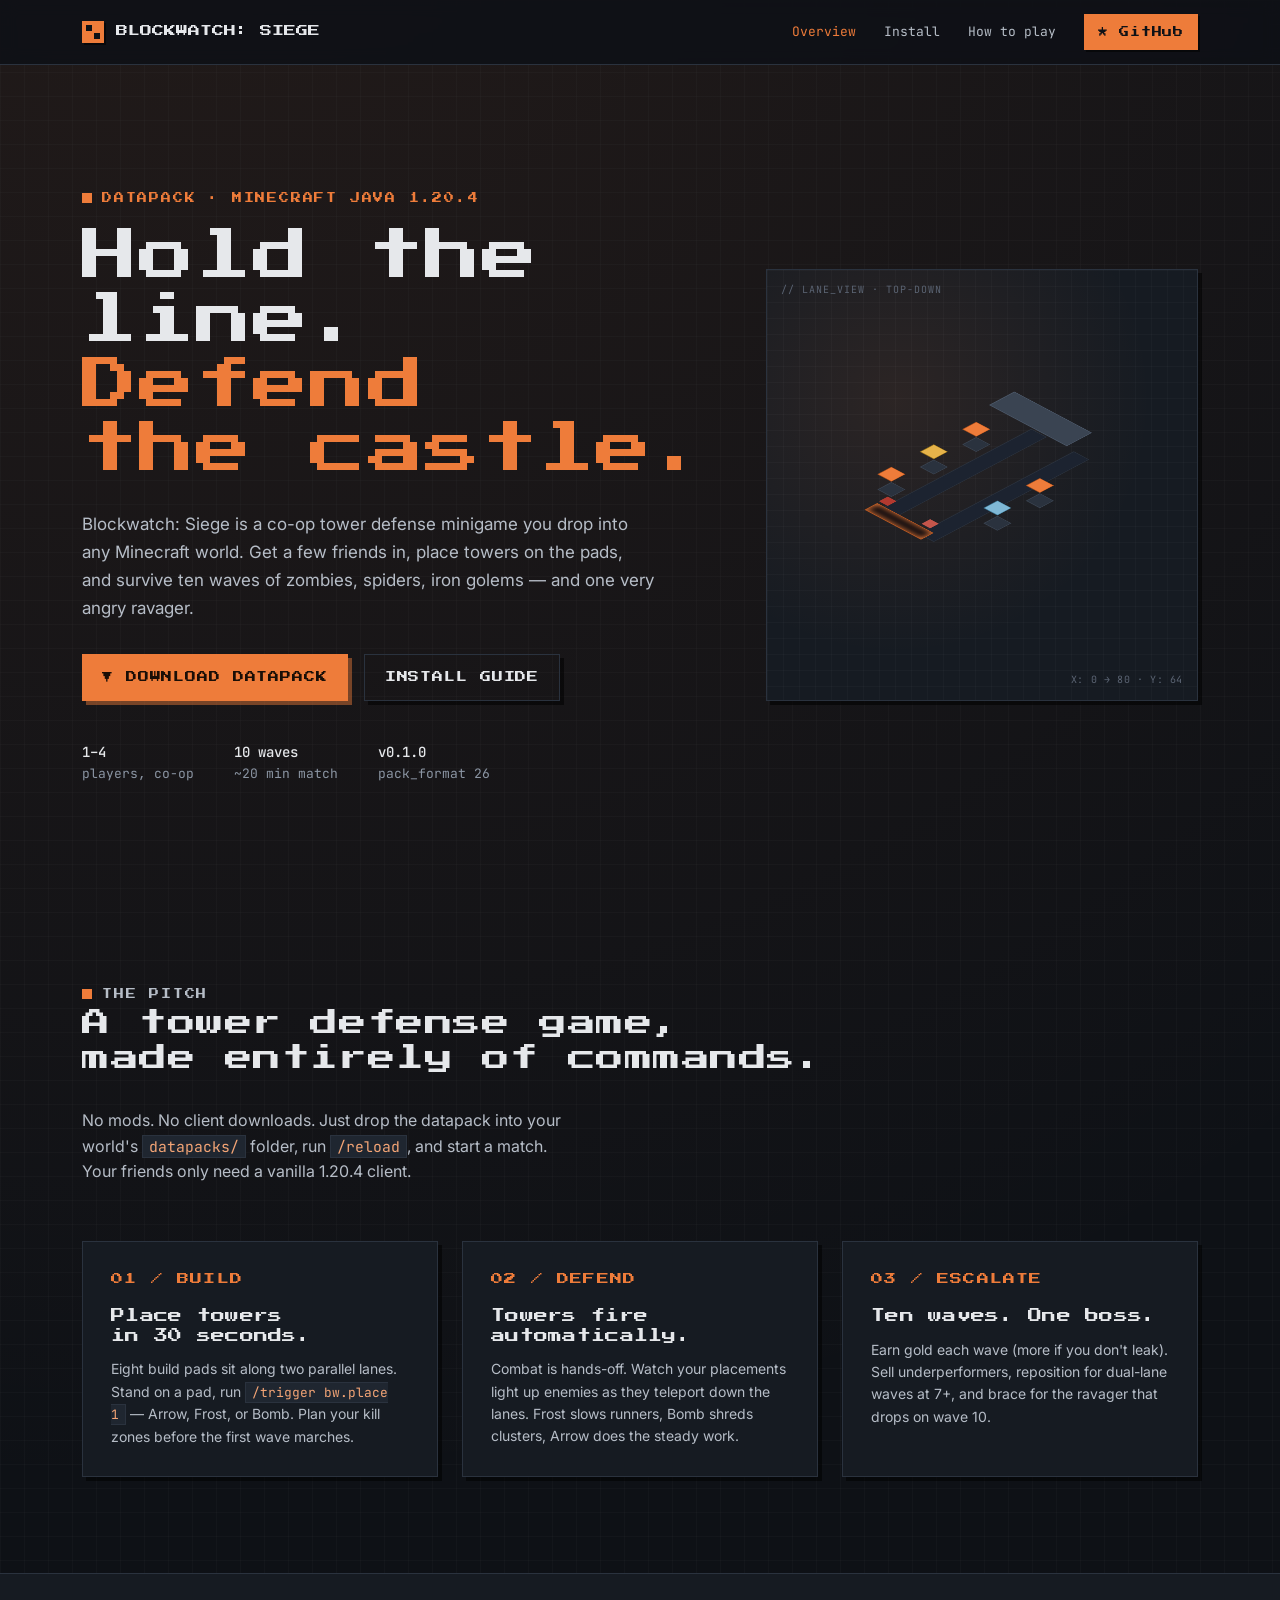
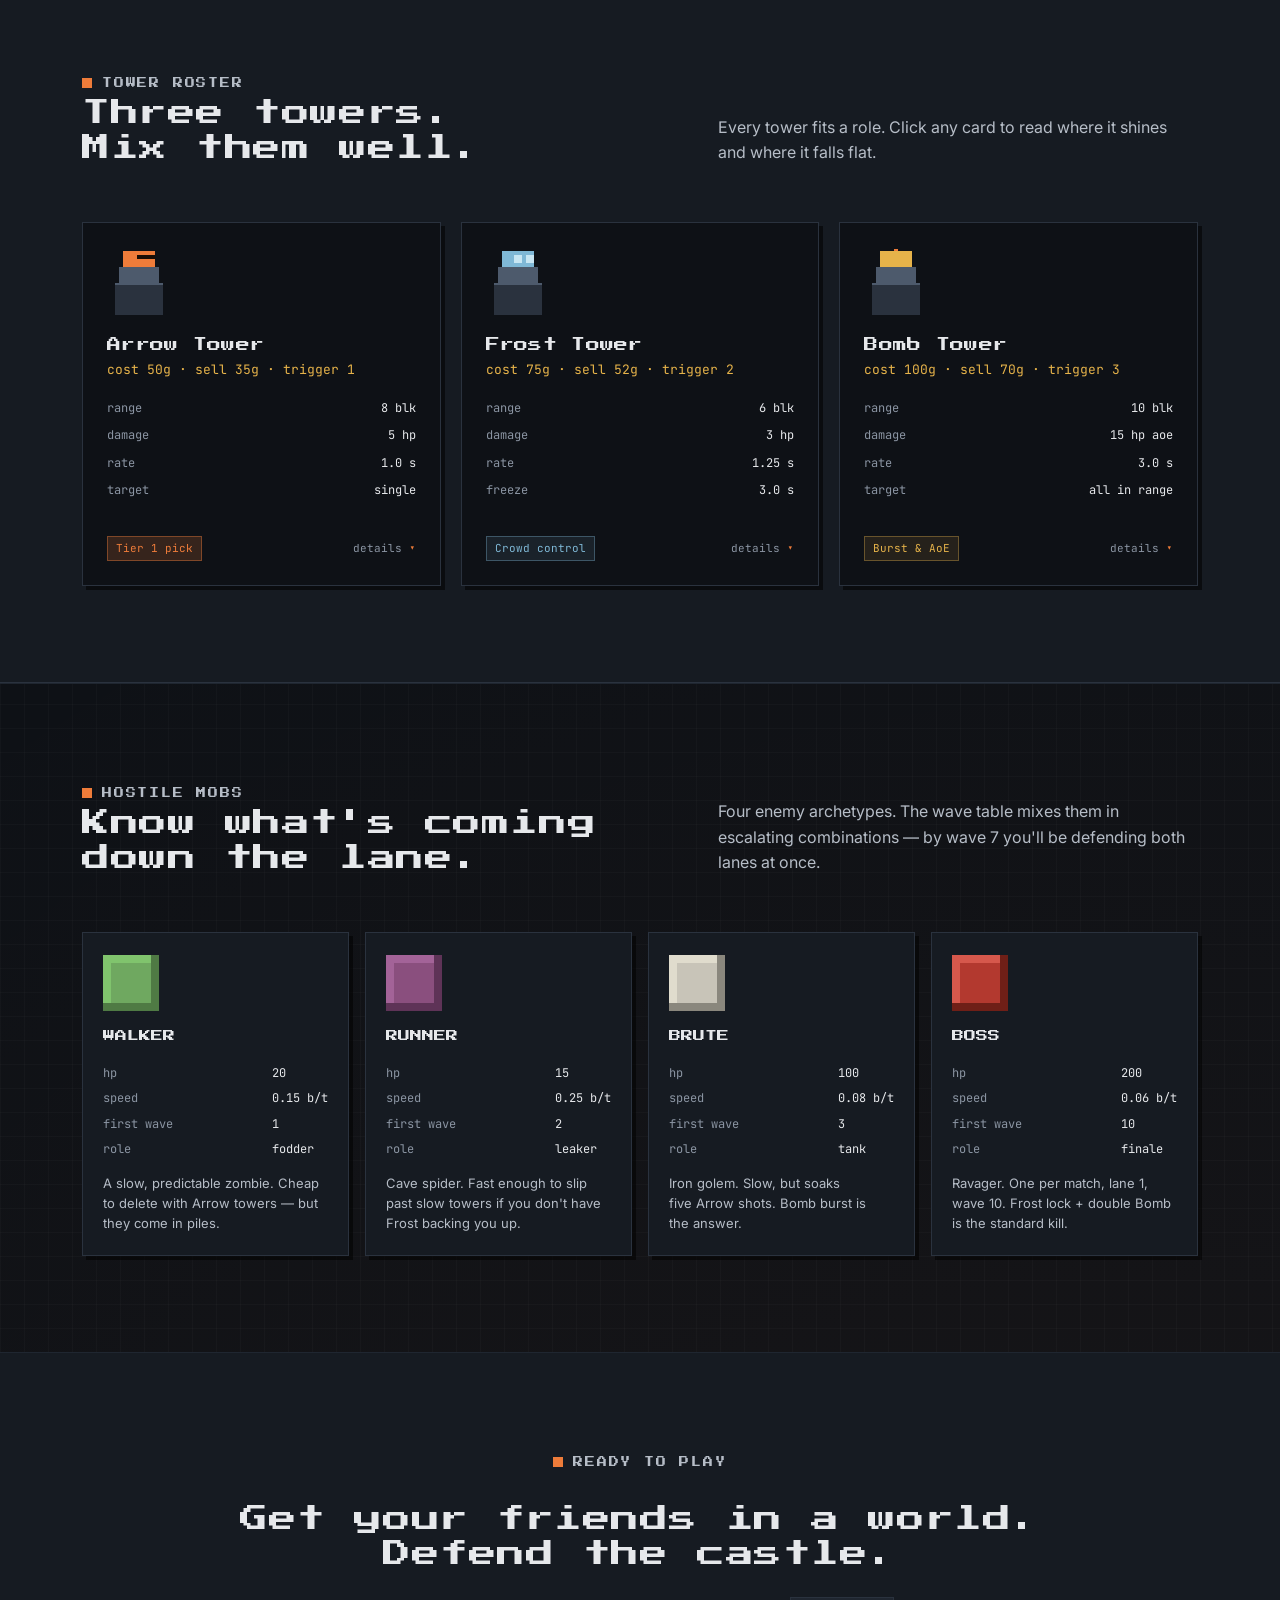
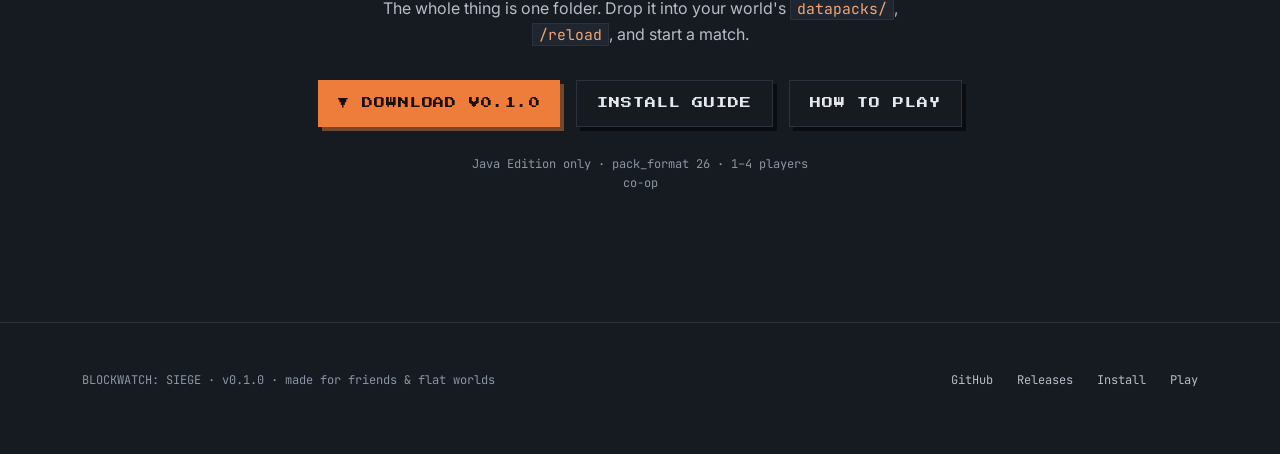
<file: docs/index.html>
<!doctype html>
<html lang="en">
<head>
<meta charset="utf-8" />
<meta name="viewport" content="width=device-width, initial-scale=1" />
<title>Blockwatch: Siege — co-op tower defense for Minecraft Java</title>
<meta name="description" content="A wave-based tower defense datapack for Minecraft Java 1.20.4. Build towers, hold the line, beat the boss with your friends." />
<link rel="stylesheet" href="styles.css" />
<style>
  /* ---------- hero ---------- */
  .hero {
    padding: 120px 0 100px;
    position: relative;
    overflow: hidden;
  }
  .hero-grid {
    display: grid;
    grid-template-columns: 1.15fr 1fr;
    gap: 56px;
    align-items: center;
  }
  @media (max-width: 900px) { .hero-grid { grid-template-columns: 1fr; gap: 40px; } }

  .hero h1 {
    margin: 0 0 28px;
  }
  .hero h1 .accent { color: var(--ember); }
  .hero .lede {
    font-size: 17px;
    color: var(--ink-soft);
    max-width: 52ch;
    margin: 0 0 32px;
    line-height: 1.65;
  }
  .hero-cta { display: flex; gap: 16px; flex-wrap: wrap; }

  .hero-meta {
    margin-top: 40px;
    display: grid;
    grid-template-columns: repeat(3, max-content);
    gap: 28px 40px;
    font-family: var(--mono);
    font-size: 13px;
    color: var(--ink-mute);
  }
  .hero-meta strong { color: var(--ink); display: block; font-weight: 500; font-size: 14px; }

  /* hero diorama (pure CSS isometric tower of cubes) */
  .diorama {
    aspect-ratio: 1 / 1;
    width: 100%;
    max-width: 460px;
    margin-left: auto;
    position: relative;
    transform-style: preserve-3d;
  }
  .diorama-frame {
    position: absolute;
    inset: 0;
    background: var(--surface);
    border: 1px solid var(--line);
    box-shadow: var(--shadow-hard);
    background-image:
      linear-gradient(rgba(255,255,255,0.025) 1px, transparent 1px),
      linear-gradient(90deg, rgba(255,255,255,0.025) 1px, transparent 1px),
      radial-gradient(circle at 30% 30%, rgba(238,124,58,0.10), transparent 60%);
    background-size: 16px 16px, 16px 16px, 100% 100%;
    overflow: hidden;
  }
  .diorama-label {
    position: absolute;
    top: 12px;
    left: 14px;
    font-family: var(--mono);
    font-size: 10px;
    color: var(--ink-dim);
    letter-spacing: 0.1em;
  }
  .diorama-coords {
    position: absolute;
    bottom: 12px;
    right: 14px;
    font-family: var(--mono);
    font-size: 10px;
    color: var(--ink-dim);
    letter-spacing: 0.06em;
  }

  /* iso scene */
  .iso-scene {
    position: absolute;
    inset: 0;
    display: grid;
    place-items: center;
  }
  .iso {
    position: relative;
    width: 220px;
    height: 220px;
    transform: rotateX(58deg) rotateZ(-45deg);
    transform-style: preserve-3d;
  }
  .lane {
    position: absolute;
    width: 220px;
    height: 22px;
    background: #1c2330;
    border: 1px solid #2a323e;
  }
  .lane.l1 { top: 70px; }
  .lane.l2 { top: 130px; }
  .pad {
    position: absolute;
    width: 20px;
    height: 20px;
    background: var(--surface-3);
    border: 1px solid #3a4452;
  }
  /* simple "tower" cubes on pads */
  .tower-cube {
    position: absolute;
    width: 18px;
    height: 18px;
    transform: translateZ(18px);
  }
  .tower-cube.a { background: var(--ember); box-shadow: 0 0 0 1px var(--ember-deep); }
  .tower-cube.f { background: var(--frost); box-shadow: 0 0 0 1px #4a8aa9; }
  .tower-cube.b { background: var(--gold); box-shadow: 0 0 0 1px #a87f1d; }
  .castle {
    position: absolute;
    right: -6px;
    top: 40px;
    width: 36px;
    height: 110px;
    background: #3a4452;
    border: 1px solid #4d5a6c;
    transform: translateZ(28px);
  }
  .spawn {
    position: absolute;
    left: -6px;
    top: 60px;
    width: 18px;
    height: 80px;
    background: #1a1212;
    border: 1px solid var(--ember-deep);
    box-shadow: inset 0 0 8px var(--ember);
  }
  /* enemies on lanes */
  .enemy {
    position: absolute;
    width: 12px;
    height: 12px;
    background: #b3392f;
    transform: translateZ(14px);
    animation: marching 5.5s linear infinite;
  }
  .enemy.l1.e1 { top: 75px; animation-delay: 0s; }
  .enemy.l1.e2 { top: 75px; animation-delay: -1.6s; }
  .enemy.l1.e3 { top: 75px; animation-delay: -3.4s; }
  .enemy.l2.e1 { top: 135px; animation-delay: -0.8s; background: #c4554b; }
  .enemy.l2.e2 { top: 135px; animation-delay: -2.6s; background: #c4554b; }

  @keyframes marching {
    0%   { left: 4px;   opacity: 0; }
    8%   { opacity: 1; }
    92%  { opacity: 1; }
    100% { left: 200px; opacity: 0; }
  }

  /* arrow tracers from towers */
  .tracer {
    position: absolute;
    height: 2px;
    background: var(--ember);
    transform-origin: left center;
    opacity: 0;
    animation: zip 1s ease-out infinite;
    box-shadow: 0 0 8px var(--ember);
  }
  @keyframes zip {
    0%   { opacity: 0; transform: scaleX(0.2); }
    20%  { opacity: 1; }
    60%  { opacity: 1; transform: scaleX(1); }
    100% { opacity: 0; transform: scaleX(1); }
  }

  /* ---------- pitch ---------- */
  .pitch-grid {
    display: grid;
    grid-template-columns: repeat(3, 1fr);
    gap: 24px;
    margin-top: 56px;
  }
  @media (max-width: 800px) { .pitch-grid { grid-template-columns: 1fr; } }
  .pitch-card {
    background: var(--surface);
    border: 1px solid var(--line);
    padding: 28px;
    box-shadow: var(--shadow-hard);
  }
  .pitch-card .num {
    font-family: var(--display);
    font-size: 12px;
    color: var(--ember);
    letter-spacing: 0.1em;
    margin-bottom: 18px;
    display: block;
  }
  .pitch-card h3 {
    font-size: 14px;
    line-height: 1.4;
    margin-bottom: 12px;
  }
  .pitch-card p {
    font-family: var(--sans);
    color: var(--ink-soft);
    font-size: 14px;
    line-height: 1.6;
    margin: 0;
  }

  /* ---------- towers ---------- */
  .towers {
    background: var(--surface);
    border-top: 1px solid var(--line);
    border-bottom: 1px solid var(--line);
  }
  .section-head {
    display: flex;
    justify-content: space-between;
    align-items: flex-end;
    gap: 32px;
    margin-bottom: 56px;
    flex-wrap: wrap;
  }
  .section-head p {
    color: var(--ink-soft);
    max-width: 48ch;
    margin: 0;
  }

  .tower-row {
    display: grid;
    grid-template-columns: repeat(3, 1fr);
    gap: 20px;
  }
  @media (max-width: 900px) { .tower-row { grid-template-columns: 1fr; } }

  .tower-card {
    background: var(--bg);
    border: 1px solid var(--line);
    padding: 28px 24px 24px;
    cursor: pointer;
    position: relative;
    transition: transform 0.18s ease, box-shadow 0.18s ease, border-color 0.18s;
    box-shadow: var(--shadow-hard);
    overflow: hidden;
  }
  .tower-card:hover,
  .tower-card.is-open {
    transform: translate(-3px, -3px);
    box-shadow: 7px 7px 0 0 rgba(0,0,0,0.55);
    border-color: var(--ember);
  }
  .tower-card.is-open { border-color: var(--ember); }

  .tower-icon {
    width: 64px;
    height: 64px;
    margin-bottom: 22px;
    position: relative;
    image-rendering: pixelated;
  }
  /* arrow tower icon — stack of cubes with ember top */
  .ti-arrow .top    { position: absolute; left: 16px; top: 0;  width: 32px; height: 16px; background: var(--ember); }
  .ti-arrow .mid    { position: absolute; left: 12px; top: 16px; width: 40px; height: 16px; background: #4d5a6c; }
  .ti-arrow .base   { position: absolute; left: 8px;  top: 32px; width: 48px; height: 32px; background: #2a323e; border-top: 2px solid #4d5a6c; }
  .ti-arrow .arrow  { position: absolute; left: 30px; top: 4px; width: 18px; height: 4px; background: #1a0e06; }

  /* frost tower icon */
  .ti-frost .top  { position: absolute; left: 16px; top: 0;  width: 32px; height: 16px; background: var(--frost); }
  .ti-frost .mid  { position: absolute; left: 12px; top: 16px; width: 40px; height: 16px; background: #4d5a6c; }
  .ti-frost .base { position: absolute; left: 8px;  top: 32px; width: 48px; height: 32px; background: #2a323e; border-top: 2px solid #4d5a6c; }
  .ti-frost .crystal { position: absolute; left: 28px; top: 4px; width: 8px; height: 8px; background: #c8e6f3; box-shadow: 12px 0 0 #c8e6f3; }

  /* bomb tower icon */
  .ti-bomb .top  { position: absolute; left: 16px; top: 0;  width: 32px; height: 16px; background: var(--gold); }
  .ti-bomb .mid  { position: absolute; left: 12px; top: 16px; width: 40px; height: 16px; background: #4d5a6c; }
  .ti-bomb .base { position: absolute; left: 8px;  top: 32px; width: 48px; height: 32px; background: #2a323e; border-top: 2px solid #4d5a6c; }
  .ti-bomb .ball { position: absolute; left: 24px; top: 2px; width: 16px; height: 16px; background: #1a1212; }
  .ti-bomb .fuse { position: absolute; left: 30px; top: -2px; width: 4px; height: 6px; background: var(--ember); }

  .tower-card h3 {
    font-size: 14px;
    margin-bottom: 6px;
  }
  .tower-card .price {
    font-family: var(--mono);
    font-size: 13px;
    color: var(--gold);
    margin-bottom: 18px;
  }

  .tower-stats {
    display: grid;
    grid-template-columns: repeat(2, 1fr);
    gap: 8px 16px;
    font-family: var(--mono);
    font-size: 12px;
    margin-bottom: 16px;
  }
  .tower-stats .k { color: var(--ink-mute); }
  .tower-stats .v { color: var(--ink); text-align: right; }

  .tower-detail {
    display: grid;
    grid-template-rows: 0fr;
    transition: grid-template-rows 0.32s ease;
  }
  .tower-detail > div {
    overflow: hidden;
    min-height: 0;
  }
  .tower-card.is-open .tower-detail {
    grid-template-rows: 1fr;
  }
  .tower-detail-inner {
    padding-top: 16px;
    border-top: 1px dashed var(--line);
    margin-top: 6px;
  }
  .tower-detail-inner p {
    font-family: var(--sans);
    color: var(--ink-soft);
    font-size: 13.5px;
    line-height: 1.6;
    margin: 0 0 12px;
  }
  .tower-detail-inner .quote {
    font-family: var(--mono);
    color: var(--ember-soft);
    font-size: 12px;
    border-left: 2px solid var(--ember);
    padding-left: 12px;
    margin-top: 14px;
  }

  .tower-foot {
    display: flex;
    justify-content: space-between;
    align-items: center;
    margin-top: 20px;
    font-family: var(--mono);
    font-size: 11px;
    color: var(--ink-mute);
  }
  .tower-foot .open-hint::after {
    content: " ▾";
    color: var(--ember);
  }
  .tower-card.is-open .tower-foot .open-hint::after { content: " ▴"; }

  /* ---------- enemies ---------- */
  .enemies-row {
    display: grid;
    grid-template-columns: repeat(4, 1fr);
    gap: 16px;
  }
  @media (max-width: 900px) { .enemies-row { grid-template-columns: repeat(2, 1fr); } }
  @media (max-width: 520px) { .enemies-row { grid-template-columns: 1fr; } }

  .enemy-card {
    background: var(--surface);
    border: 1px solid var(--line);
    padding: 22px 20px;
    box-shadow: var(--shadow-hard);
    position: relative;
  }
  .enemy-card .label {
    font-family: var(--display);
    font-size: 12px;
    margin-bottom: 18px;
    color: var(--ink);
  }
  .enemy-card .pip {
    width: 56px;
    height: 56px;
    margin-bottom: 16px;
    position: relative;
  }
  .pip.walker { background: #6fa860; box-shadow: inset -8px -8px 0 #4f7a44, inset 8px 8px 0 #80c46d; }
  .pip.runner { background: #8a4f7e; box-shadow: inset -8px -8px 0 #5e3357, inset 8px 8px 0 #a36398; }
  .pip.brute  { background: #c8c4b8; box-shadow: inset -8px -8px 0 #8a877d, inset 8px 8px 0 #e0dccd; }
  .pip.boss   { background: #b3392f; box-shadow: inset -8px -8px 0 #6f1f17, inset 8px 8px 0 #d6584c; }

  .enemy-stats {
    display: grid;
    grid-template-columns: 1fr auto;
    gap: 6px 14px;
    font-family: var(--mono);
    font-size: 12px;
  }
  .enemy-stats .k { color: var(--ink-mute); }
  .enemy-stats .v { color: var(--ink); }

  .enemy-card .blurb {
    font-family: var(--sans);
    color: var(--ink-soft);
    font-size: 13px;
    margin: 14px 0 0;
    line-height: 1.55;
  }

  /* ---------- closing CTA ---------- */
  .closing {
    text-align: center;
    background: var(--surface);
  }
  .closing h2 { margin-bottom: 24px; }
  .closing p { color: var(--ink-soft); max-width: 52ch; margin: 0 auto 32px; }
  .closing-cta {
    display: flex;
    justify-content: center;
    gap: 16px;
    flex-wrap: wrap;
  }
  .closing .small {
    margin-top: 28px;
    font-family: var(--mono);
    font-size: 12px;
    color: var(--ink-mute);
  }
</style>
</head>
<body>

<!-- nav -->
<nav class="nav">
  <div class="nav-inner">
    <a href="index.html" class="brand">
      <span class="brand-mark"></span>
      <span>BLOCKWATCH:&nbsp;SIEGE</span>
    </a>
    <div class="nav-links">
      <a href="index.html" class="is-active">Overview</a>
      <a href="install.html">Install</a>
      <a href="how-to-play.html">How to play</a>
      <a href="https://github.com/kennethteh90/blockwatch-siege" class="cta">★ GitHub</a>
    </div>
  </div>
</nav>

<!-- hero -->
<header class="hero">
  <div class="wrap hero-grid">
    <div>
      <p class="eyebrow">Datapack · Minecraft Java 1.20.4</p>
      <h1>Hold the line. <span class="accent">Defend the&nbsp;castle.</span></h1>
      <p class="lede">
        Blockwatch: Siege is a co-op tower defense minigame you drop into any Minecraft world.
        Get a few friends in, place towers on the pads, and survive ten waves of zombies, spiders,
        iron golems — and one very angry ravager.
      </p>
      <div class="hero-cta">
        <a class="btn btn-primary" href="https://github.com/kennethteh90/blockwatch-siege/releases/latest">
          ▼ Download datapack
        </a>
        <a class="btn btn-secondary" href="install.html">Install guide</a>
      </div>
      <div class="hero-meta">
        <div><strong>1–4</strong>players, co-op</div>
        <div><strong>10 waves</strong>~20&nbsp;min match</div>
        <div><strong>v0.1.0</strong>pack_format 26</div>
      </div>
    </div>

    <div class="diorama" aria-hidden="true">
      <div class="diorama-frame">
        <span class="diorama-label">// LANE_VIEW · TOP-DOWN</span>
        <div class="iso-scene">
          <div class="iso">
            <div class="lane l1"></div>
            <div class="lane l2"></div>

            <!-- pads with towers -->
            <div class="pad" style="left: 30px;  top: 42px;"></div>
            <div class="tower-cube a" style="left: 31px; top: 43px;"></div>

            <div class="pad" style="left: 90px;  top: 42px;"></div>
            <div class="tower-cube b" style="left: 91px; top: 43px;"></div>

            <div class="pad" style="left: 150px; top: 42px;"></div>
            <div class="tower-cube a" style="left: 151px; top: 43px;"></div>

            <div class="pad" style="left: 60px;  top: 162px;"></div>
            <div class="tower-cube f" style="left: 61px; top: 163px;"></div>

            <div class="pad" style="left: 120px; top: 162px;"></div>
            <div class="tower-cube a" style="left: 121px; top: 163px;"></div>

            <div class="spawn"></div>
            <div class="castle"></div>

            <div class="enemy l1 e1"></div>
            <div class="enemy l1 e2"></div>
            <div class="enemy l1 e3"></div>
            <div class="enemy l2 e1"></div>
            <div class="enemy l2 e2"></div>
          </div>
        </div>
        <span class="diorama-coords">X: 0 → 80 · Y: 64</span>
      </div>
    </div>
  </div>
</header>

<!-- pitch -->
<section>
  <div class="wrap">
    <div class="section-head">
      <div>
        <p class="eyebrow">The pitch</p>
        <h2>A tower defense game,<br/>made entirely of commands.</h2>
      </div>
      <p>No mods. No client downloads. Just drop the datapack into your world's <code>datapacks/</code> folder, run <code>/reload</code>, and start a match. Your friends only need a vanilla 1.20.4 client.</p>
    </div>

    <div class="pitch-grid">
      <div class="pitch-card">
        <span class="num">01 / BUILD</span>
        <h3>Place towers in 30 seconds.</h3>
        <p>Eight build pads sit along two parallel lanes. Stand on a pad, run <code>/trigger bw.place 1</code> — Arrow, Frost, or Bomb. Plan your kill zones before the first wave marches.</p>
      </div>
      <div class="pitch-card">
        <span class="num">02 / DEFEND</span>
        <h3>Towers fire automatically.</h3>
        <p>Combat is hands-off. Watch your placements light up enemies as they teleport down the lanes. Frost slows runners, Bomb shreds clusters, Arrow does the steady work.</p>
      </div>
      <div class="pitch-card">
        <span class="num">03 / ESCALATE</span>
        <h3>Ten waves. One boss.</h3>
        <p>Earn gold each wave (more if you don't leak). Sell underperformers, reposition for dual-lane waves at 7+, and brace for the ravager that drops on wave 10.</p>
      </div>
    </div>
  </div>
</section>

<!-- towers -->
<section class="towers" id="towers">
  <div class="wrap">
    <div class="section-head">
      <div>
        <p class="eyebrow">Tower roster</p>
        <h2>Three towers.<br/>Mix them well.</h2>
      </div>
      <p>Every tower fits a role. Click any card to read where it shines and where it falls flat.</p>
    </div>

    <div class="tower-row">
      <!-- ARROW -->
      <article class="tower-card" data-tower>
        <div class="tower-icon ti-arrow" aria-hidden="true">
          <span class="top"></span><span class="mid"></span><span class="base"></span><span class="arrow"></span>
        </div>
        <h3>Arrow Tower</h3>
        <div class="price">cost 50g · sell 35g · trigger 1</div>
        <div class="tower-stats">
          <span class="k">range</span><span class="v">8 blk</span>
          <span class="k">damage</span><span class="v">5 hp</span>
          <span class="k">rate</span><span class="v">1.0 s</span>
          <span class="k">target</span><span class="v">single</span>
        </div>
        <div class="tower-detail">
          <div>
            <div class="tower-detail-inner">
              <p><strong>Best for:</strong> early waves where every gold piece counts, and as steady DPS through the late game. Cheap enough to stack two side-by-side on a pad pair.</p>
              <p><strong>Watch out for:</strong> dense clusters — Arrow only hits one target per shot, so packs of Walkers will leak past a single tower.</p>
              <p class="quote">"The workhorse. Build two early, keep them, never apologize."</p>
            </div>
          </div>
        </div>
        <div class="tower-foot">
          <span class="tag ember">Tier 1 pick</span>
          <span class="open-hint">details</span>
        </div>
      </article>

      <!-- FROST -->
      <article class="tower-card" data-tower>
        <div class="tower-icon ti-frost" aria-hidden="true">
          <span class="top"></span><span class="mid"></span><span class="base"></span><span class="crystal"></span>
        </div>
        <h3>Frost Tower</h3>
        <div class="price">cost 75g · sell 52g · trigger 2</div>
        <div class="tower-stats">
          <span class="k">range</span><span class="v">6 blk</span>
          <span class="k">damage</span><span class="v">3 hp</span>
          <span class="k">rate</span><span class="v">1.25 s</span>
          <span class="k">freeze</span><span class="v">3.0 s</span>
        </div>
        <div class="tower-detail">
          <div>
            <div class="tower-detail-inner">
              <p><strong>Best for:</strong> neutralizing Runners, who are otherwise fast enough to slip past Arrow towers. A frozen enemy stops dead and waits for your other towers to delete it.</p>
              <p><strong>Watch out for:</strong> low damage and short range — never run a lane on Frost alone. Pair it with Bomb behind, Arrow alongside.</p>
              <p class="quote">"Frost makes everything else hit harder. It's force multiplier, not damage dealer."</p>
            </div>
          </div>
        </div>
        <div class="tower-foot">
          <span class="tag frost">Crowd control</span>
          <span class="open-hint">details</span>
        </div>
      </article>

      <!-- BOMB -->
      <article class="tower-card" data-tower>
        <div class="tower-icon ti-bomb" aria-hidden="true">
          <span class="fuse"></span><span class="ball"></span><span class="top"></span><span class="mid"></span><span class="base"></span>
        </div>
        <h3>Bomb Tower</h3>
        <div class="price">cost 100g · sell 70g · trigger 3</div>
        <div class="tower-stats">
          <span class="k">range</span><span class="v">10 blk</span>
          <span class="k">damage</span><span class="v">15 hp aoe</span>
          <span class="k">rate</span><span class="v">3.0 s</span>
          <span class="k">target</span><span class="v">all in range</span>
        </div>
        <div class="tower-detail">
          <div>
            <div class="tower-detail-inner">
              <p><strong>Best for:</strong> dual-lane waves (7–10) and Brute clusters. One Bomb between the lanes can hit both at once. Bursts down the boss when paired with Frost lock-in.</p>
              <p><strong>Watch out for:</strong> the 3-second reload. Solo Bombs get overrun between shots — always sandwich with Arrow for sustain.</p>
              <p class="quote">"Place it dead-center and watch a wave evaporate. Never solo it."</p>
            </div>
          </div>
        </div>
        <div class="tower-foot">
          <span class="tag gold">Burst &amp; AoE</span>
          <span class="open-hint">details</span>
        </div>
      </article>
    </div>
  </div>
</section>

<!-- enemies -->
<section id="enemies">
  <div class="wrap">
    <div class="section-head">
      <div>
        <p class="eyebrow">Hostile mobs</p>
        <h2>Know what's coming<br/>down the lane.</h2>
      </div>
      <p>Four enemy archetypes. The wave table mixes them in escalating combinations — by wave 7 you'll be defending both lanes at once.</p>
    </div>

    <div class="enemies-row">
      <div class="enemy-card">
        <div class="pip walker"></div>
        <div class="label">WALKER</div>
        <div class="enemy-stats">
          <span class="k">hp</span><span class="v">20</span>
          <span class="k">speed</span><span class="v">0.15 b/t</span>
          <span class="k">first wave</span><span class="v">1</span>
          <span class="k">role</span><span class="v">fodder</span>
        </div>
        <p class="blurb">A slow, predictable zombie. Cheap to delete with Arrow towers — but they come in piles.</p>
      </div>
      <div class="enemy-card">
        <div class="pip runner"></div>
        <div class="label">RUNNER</div>
        <div class="enemy-stats">
          <span class="k">hp</span><span class="v">15</span>
          <span class="k">speed</span><span class="v">0.25 b/t</span>
          <span class="k">first wave</span><span class="v">2</span>
          <span class="k">role</span><span class="v">leaker</span>
        </div>
        <p class="blurb">Cave spider. Fast enough to slip past slow towers if you don't have Frost backing you up.</p>
      </div>
      <div class="enemy-card">
        <div class="pip brute"></div>
        <div class="label">BRUTE</div>
        <div class="enemy-stats">
          <span class="k">hp</span><span class="v">100</span>
          <span class="k">speed</span><span class="v">0.08 b/t</span>
          <span class="k">first wave</span><span class="v">3</span>
          <span class="k">role</span><span class="v">tank</span>
        </div>
        <p class="blurb">Iron golem. Slow, but soaks five Arrow shots. Bomb burst is the answer.</p>
      </div>
      <div class="enemy-card">
        <div class="pip boss"></div>
        <div class="label">BOSS</div>
        <div class="enemy-stats">
          <span class="k">hp</span><span class="v">200</span>
          <span class="k">speed</span><span class="v">0.06 b/t</span>
          <span class="k">first wave</span><span class="v">10</span>
          <span class="k">role</span><span class="v">finale</span>
        </div>
        <p class="blurb">Ravager. One per match, lane 1, wave 10. Frost lock + double Bomb is the standard kill.</p>
      </div>
    </div>
  </div>
</section>

<!-- closing CTA -->
<section class="closing">
  <div class="wrap">
    <p class="eyebrow">Ready to play</p>
    <h2>Get your friends in a world.<br/>Defend the&nbsp;castle.</h2>
    <p>The whole thing is one folder. Drop it into your world's <code>datapacks/</code>, <code>/reload</code>, and start a match.</p>
    <div class="closing-cta">
      <a class="btn btn-primary" href="https://github.com/kennethteh90/blockwatch-siege/releases/latest">▼ Download v0.1.0</a>
      <a class="btn btn-secondary" href="install.html">Install guide</a>
      <a class="btn btn-secondary" href="how-to-play.html">How to play</a>
    </div>
    <p class="small">Java Edition only · pack_format 26 · 1–4 players co-op</p>
  </div>
</section>

<!-- footer -->
<footer>
  <div class="wrap">
    <p>BLOCKWATCH: SIEGE · v0.1.0 · made for friends &amp; flat worlds</p>
    <div class="foot-links">
      <a href="https://github.com/kennethteh90/blockwatch-siege">GitHub</a>
      <a href="https://github.com/kennethteh90/blockwatch-siege/releases">Releases</a>
      <a href="install.html">Install</a>
      <a href="how-to-play.html">Play</a>
    </div>
  </div>
</footer>

<script>
  // tower card expand/collapse
  document.querySelectorAll('[data-tower]').forEach(card => {
    card.addEventListener('click', () => {
      card.classList.toggle('is-open');
    });
  });
</script>

</body>
</html>
</file>
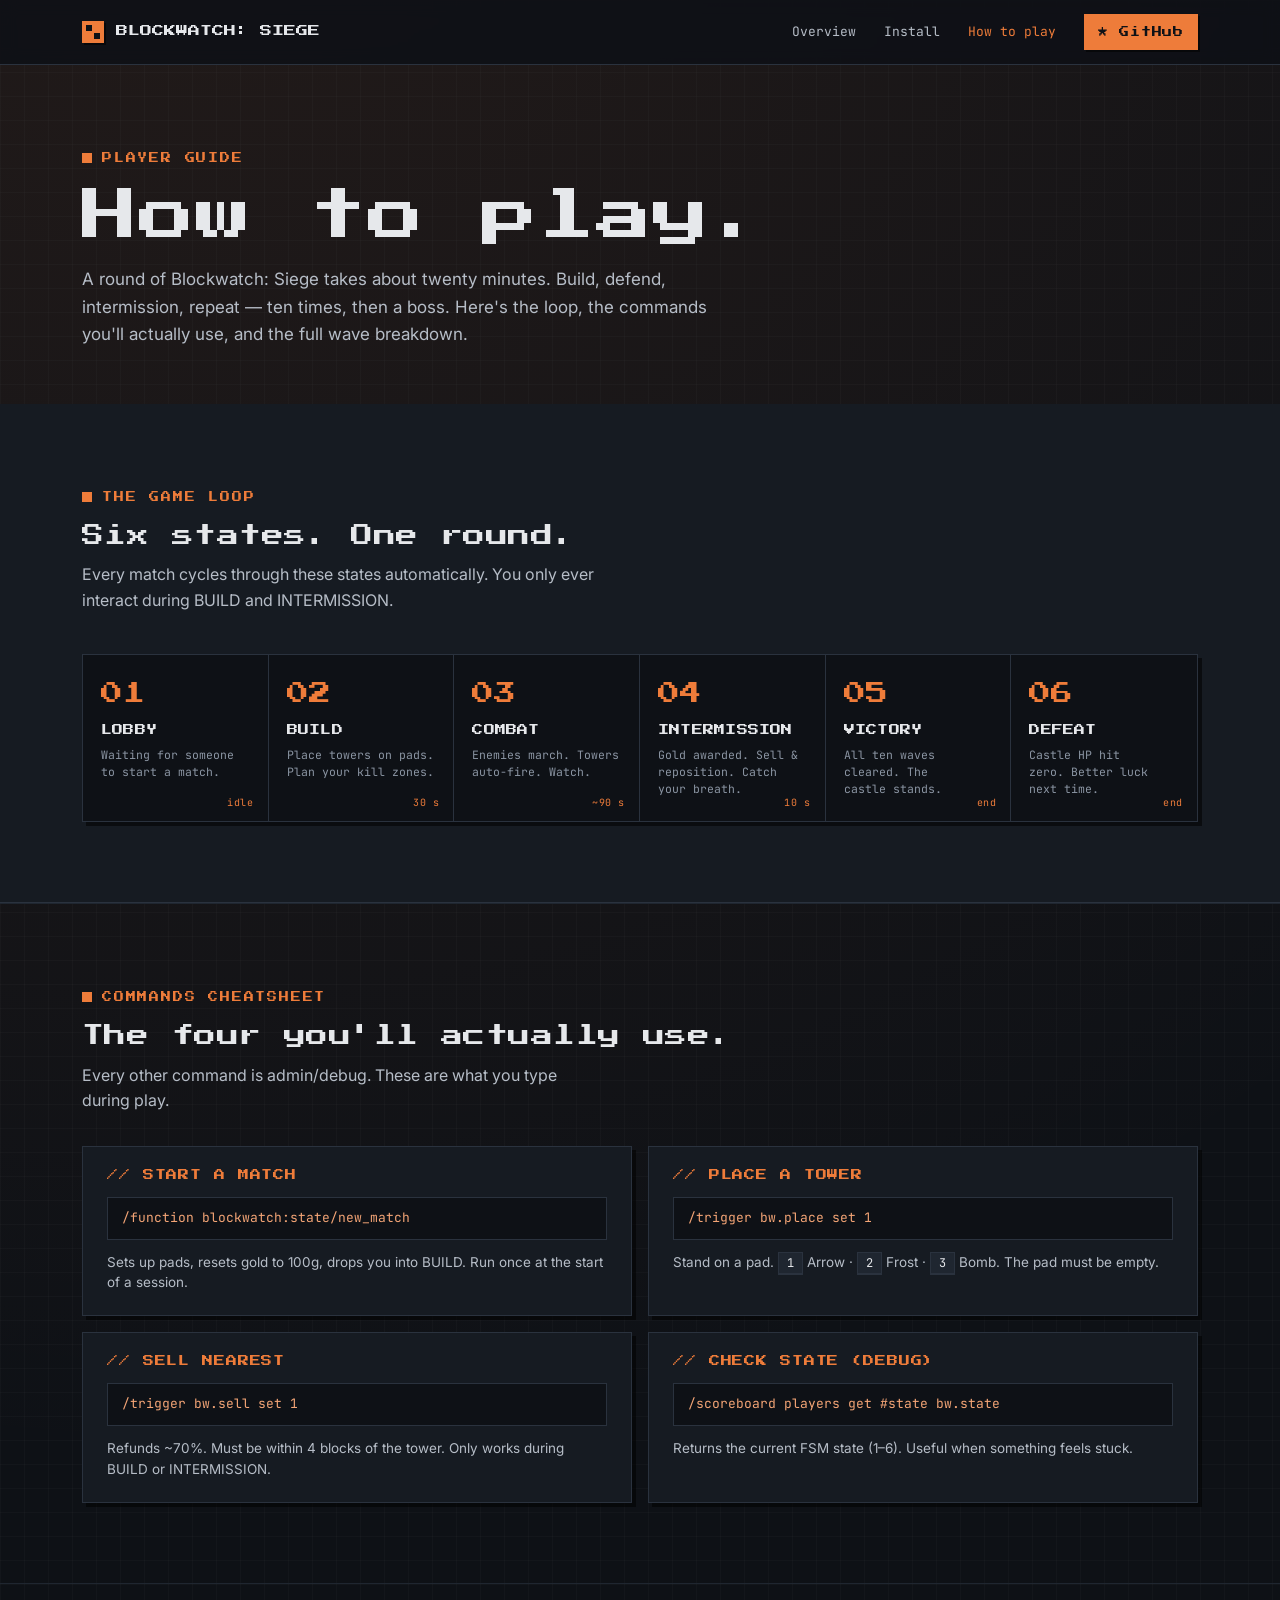
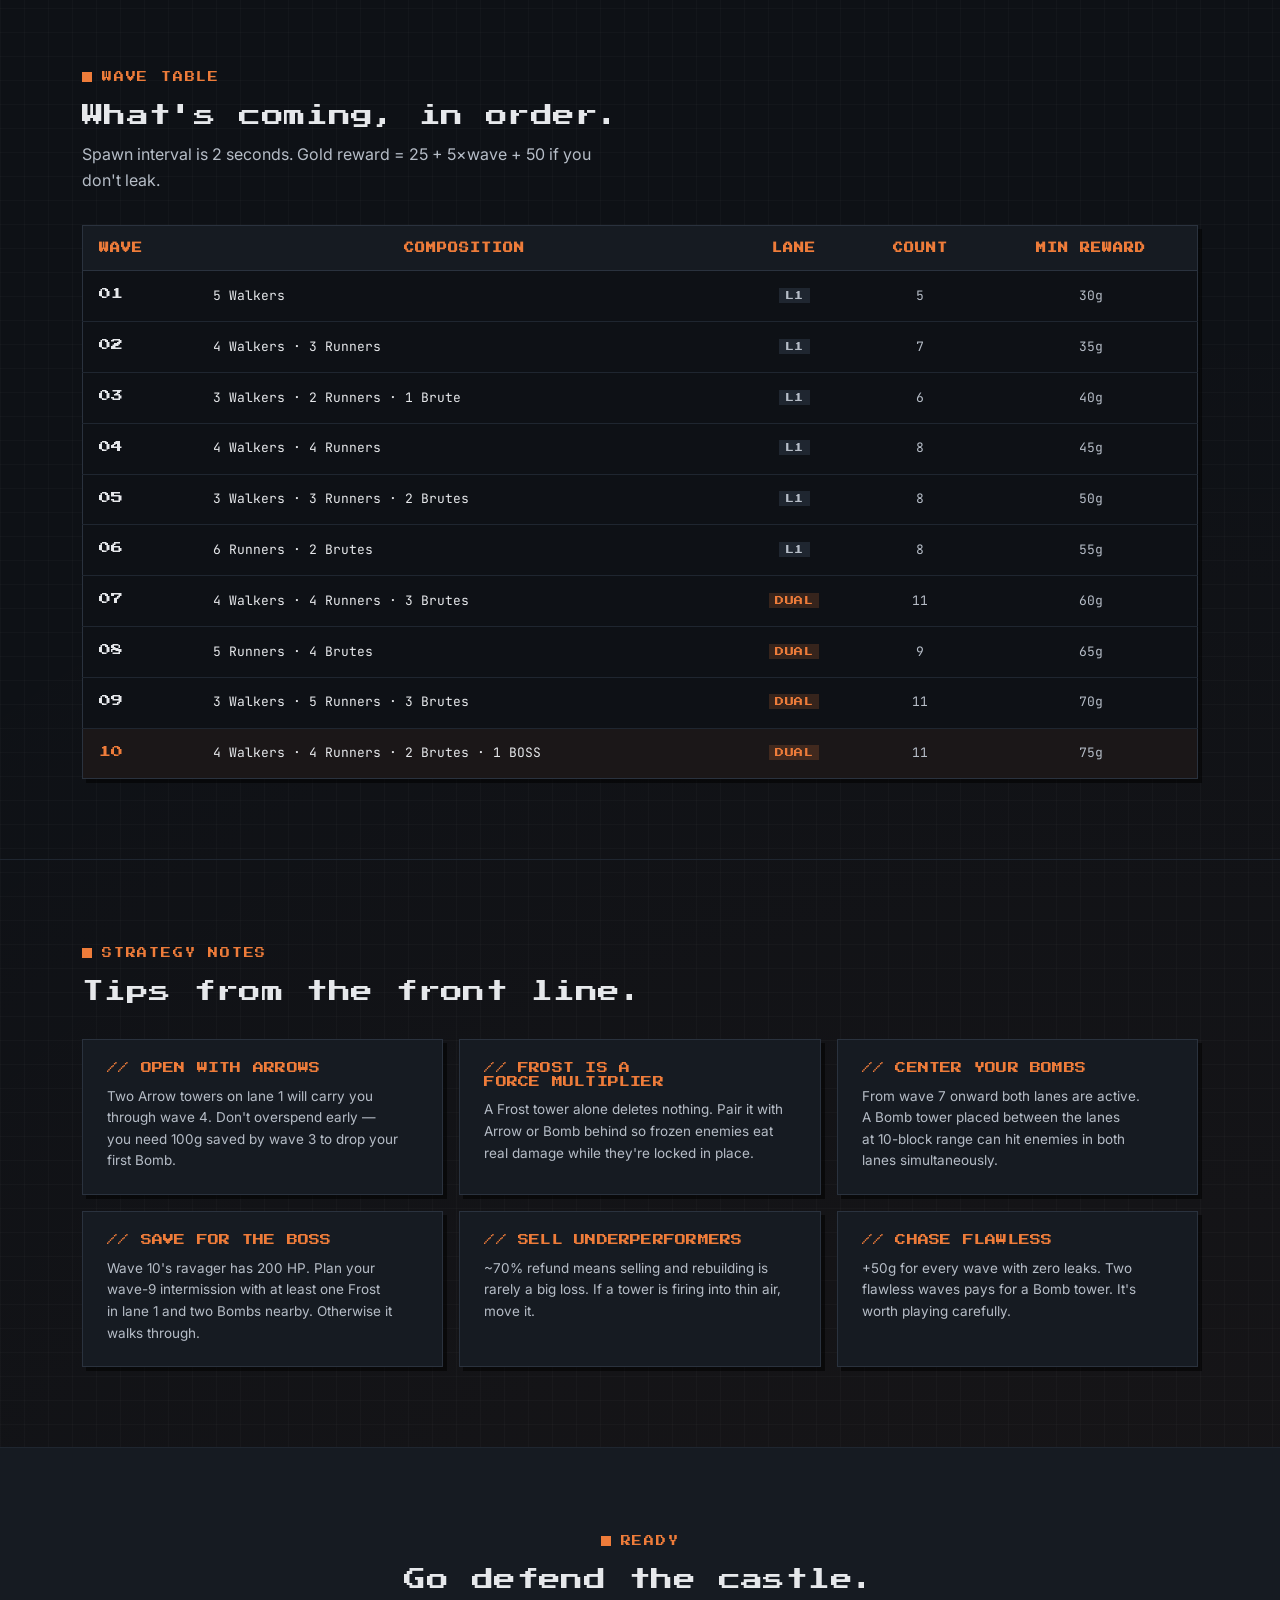
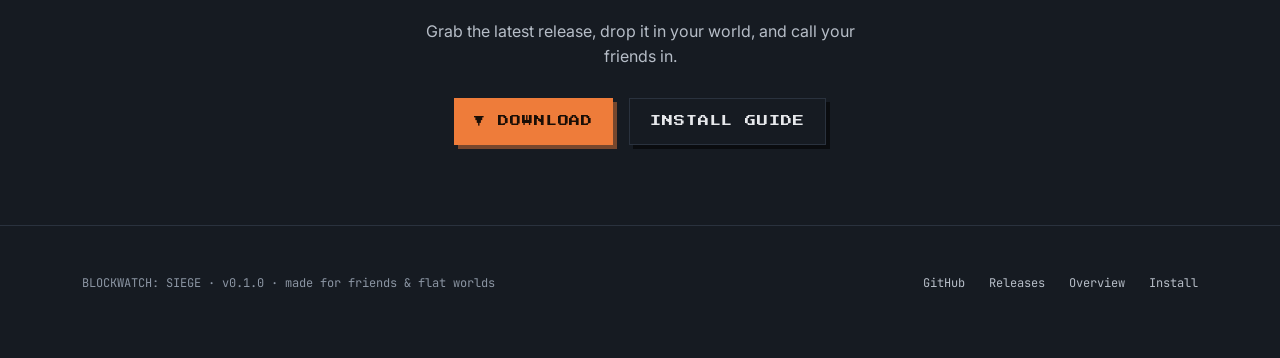
<file: docs/how-to-play.html>
<!doctype html>
<html lang="en">
<head>
<meta charset="utf-8" />
<meta name="viewport" content="width=device-width, initial-scale=1" />
<title>How to play — Blockwatch: Siege</title>
<meta name="description" content="Learn the game loop, commands, and wave table for Blockwatch: Siege." />
<link rel="stylesheet" href="styles.css" />
<style>
  .page-head { padding: 80px 0 56px; }
  .page-head h1 { margin-bottom: 18px; }
  .page-head .lede { color: var(--ink-soft); font-size: 17px; max-width: 60ch; margin: 0; }

  /* loop diagram */
  .loop {
    background: var(--surface);
    border-top: 1px solid var(--line);
    border-bottom: 1px solid var(--line);
  }
  .loop-row {
    display: grid;
    grid-template-columns: repeat(6, 1fr);
    gap: 0;
    margin-top: 40px;
    border: 1px solid var(--line);
    box-shadow: var(--shadow-hard);
  }
  @media (max-width: 900px) { .loop-row { grid-template-columns: repeat(2, 1fr); } }

  .loop-cell {
    padding: 22px 18px 24px;
    border-right: 1px solid var(--line);
    background: var(--bg);
    position: relative;
    min-height: 150px;
  }
  .loop-cell:last-child { border-right: 0; }
  @media (max-width: 900px) {
    .loop-cell { border-right: 1px solid var(--line); border-bottom: 1px solid var(--line); }
    .loop-cell:nth-child(2n) { border-right: 0; }
    .loop-cell:nth-last-child(-n+2) { border-bottom: 0; }
  }
  .loop-cell .state-num {
    font-family: var(--display);
    font-size: 22px;
    color: var(--ember);
    margin-bottom: 12px;
    display: block;
  }
  .loop-cell h3 {
    font-family: var(--display);
    font-size: 11px;
    margin-bottom: 8px;
  }
  .loop-cell p {
    font-family: var(--mono);
    font-size: 11.5px;
    color: var(--ink-mute);
    line-height: 1.5;
    margin: 0;
  }
  .loop-cell .duration {
    position: absolute;
    bottom: 10px;
    right: 14px;
    font-family: var(--mono);
    font-size: 10px;
    color: var(--ember);
    letter-spacing: 0.06em;
  }

  /* commands */
  .cmd-grid {
    display: grid;
    grid-template-columns: repeat(2, 1fr);
    gap: 16px;
    margin-top: 32px;
  }
  @media (max-width: 800px) { .cmd-grid { grid-template-columns: 1fr; } }
  .cmd-card {
    background: var(--surface);
    border: 1px solid var(--line);
    padding: 22px 24px;
    box-shadow: var(--shadow-hard);
  }
  .cmd-card h3 {
    font-family: var(--display);
    font-size: 11px;
    color: var(--ember);
    margin-bottom: 14px;
    letter-spacing: 0.08em;
  }
  .cmd-card .cmd {
    font-family: var(--mono);
    font-size: 13px;
    color: var(--ember-soft);
    background: var(--bg);
    border: 1px solid var(--line);
    padding: 10px 14px;
    margin-bottom: 12px;
    display: block;
    overflow-x: auto;
  }
  .cmd-card p {
    color: var(--ink-soft);
    font-size: 13.5px;
    margin: 0;
    line-height: 1.55;
  }

  /* wave table */
  .wave-table {
    width: 100%;
    border-collapse: collapse;
    margin-top: 32px;
    font-family: var(--mono);
    font-size: 13px;
    border: 1px solid var(--line);
    box-shadow: var(--shadow-hard);
    background: var(--bg);
  }
  .wave-table th {
    background: var(--surface);
    color: var(--ember);
    font-family: var(--display);
    font-size: 10px;
    letter-spacing: 0.1em;
    text-align: left;
    padding: 14px 16px;
    border-bottom: 1px solid var(--line);
    text-transform: uppercase;
  }
  .wave-table th:not(:first-child) { text-align: center; }
  .wave-table td {
    padding: 14px 16px;
    border-bottom: 1px solid var(--line-soft);
    color: var(--ink-soft);
  }
  .wave-table td:not(:first-child) { text-align: center; }
  .wave-table tr:last-child td { border-bottom: 0; }
  .wave-table .w-num {
    font-family: var(--display);
    font-size: 12px;
    color: var(--ink);
  }
  .wave-table tr.is-boss .w-num { color: var(--ember); }
  .wave-table tr.is-boss td { background: rgba(238,124,58,0.06); }
  .wave-table .composition { color: var(--ink); text-align: left !important; }
  .wave-table .lane-tag {
    font-family: var(--display);
    font-size: 9px;
    padding: 3px 6px;
    background: var(--surface-2);
    color: var(--ink-soft);
    letter-spacing: 0.06em;
  }
  .wave-table .lane-tag.dual { background: var(--ember-glow); color: var(--ember); }

  /* wave row reveal-on-scroll */
  .wave-table tr[data-reveal] {
    opacity: 0;
    transform: translateY(8px);
    transition: opacity 0.5s ease, transform 0.5s ease;
  }
  .wave-table tr[data-reveal].is-in {
    opacity: 1;
    transform: translateY(0);
  }

  /* tip cards */
  .tips {
    display: grid;
    grid-template-columns: repeat(3, 1fr);
    gap: 16px;
    margin-top: 32px;
  }
  @media (max-width: 900px) { .tips { grid-template-columns: 1fr; } }
  .tip {
    background: var(--surface);
    border: 1px solid var(--line);
    padding: 22px 24px;
    box-shadow: var(--shadow-hard);
  }
  .tip h3 {
    font-family: var(--display);
    font-size: 11px;
    color: var(--ember);
    margin-bottom: 10px;
  }
  .tip p { color: var(--ink-soft); font-size: 13.5px; margin: 0; line-height: 1.6; }

  section.section { padding: 80px 0; border-top: 1px solid var(--line-soft); }
  section.section:first-of-type { border-top: 0; }
  section.section h2 { font-size: 22px; margin-bottom: 12px; }
  section.section .section-lede { color: var(--ink-soft); max-width: 56ch; margin: 0 0 8px; }
</style>
</head>
<body>

<nav class="nav">
  <div class="nav-inner">
    <a href="index.html" class="brand">
      <span class="brand-mark"></span>
      <span>BLOCKWATCH:&nbsp;SIEGE</span>
    </a>
    <div class="nav-links">
      <a href="index.html">Overview</a>
      <a href="install.html">Install</a>
      <a href="how-to-play.html" class="is-active">How to play</a>
      <a href="https://github.com/kennethteh90/blockwatch-siege" class="cta">★ GitHub</a>
    </div>
  </div>
</nav>

<header class="page-head">
  <div class="wrap">
    <p class="eyebrow">Player guide</p>
    <h1>How to play.</h1>
    <p class="lede">
      A round of Blockwatch: Siege takes about twenty minutes. Build, defend, intermission, repeat — ten times, then a boss.
      Here's the loop, the commands you'll actually use, and the full wave breakdown.
    </p>
  </div>
</header>

<!-- the loop -->
<section class="section loop">
  <div class="wrap">
    <p class="eyebrow">The game loop</p>
    <h2>Six states. One round.</h2>
    <p class="section-lede">Every match cycles through these states automatically. You only ever interact during BUILD and INTERMISSION.</p>

    <div class="loop-row">
      <div class="loop-cell">
        <span class="state-num">01</span>
        <h3>LOBBY</h3>
        <p>Waiting for someone to start a match.</p>
        <span class="duration">idle</span>
      </div>
      <div class="loop-cell">
        <span class="state-num">02</span>
        <h3>BUILD</h3>
        <p>Place towers on pads. Plan your kill zones.</p>
        <span class="duration">30 s</span>
      </div>
      <div class="loop-cell">
        <span class="state-num">03</span>
        <h3>COMBAT</h3>
        <p>Enemies march. Towers auto-fire. Watch.</p>
        <span class="duration">~90 s</span>
      </div>
      <div class="loop-cell">
        <span class="state-num">04</span>
        <h3>INTERMISSION</h3>
        <p>Gold awarded. Sell &amp; reposition. Catch your breath.</p>
        <span class="duration">10 s</span>
      </div>
      <div class="loop-cell">
        <span class="state-num">05</span>
        <h3>VICTORY</h3>
        <p>All ten waves cleared. The castle stands.</p>
        <span class="duration">end</span>
      </div>
      <div class="loop-cell">
        <span class="state-num">06</span>
        <h3>DEFEAT</h3>
        <p>Castle HP hit zero. Better luck next time.</p>
        <span class="duration">end</span>
      </div>
    </div>
  </div>
</section>

<!-- commands -->
<section class="section">
  <div class="wrap">
    <p class="eyebrow">Commands cheatsheet</p>
    <h2>The four you'll actually use.</h2>
    <p class="section-lede">Every other command is admin/debug. These are what you type during play.</p>

    <div class="cmd-grid">
      <div class="cmd-card">
        <h3>// START A MATCH</h3>
        <code class="cmd">/function blockwatch:state/new_match</code>
        <p>Sets up pads, resets gold to 100g, drops you into BUILD. Run once at the start of a session.</p>
      </div>
      <div class="cmd-card">
        <h3>// PLACE A TOWER</h3>
        <code class="cmd">/trigger bw.place set 1</code>
        <p>Stand on a pad. <span class="kbd">1</span> Arrow · <span class="kbd">2</span> Frost · <span class="kbd">3</span> Bomb. The pad must be empty.</p>
      </div>
      <div class="cmd-card">
        <h3>// SELL NEAREST</h3>
        <code class="cmd">/trigger bw.sell set 1</code>
        <p>Refunds ~70%. Must be within 4 blocks of the tower. Only works during BUILD or INTERMISSION.</p>
      </div>
      <div class="cmd-card">
        <h3>// CHECK STATE (DEBUG)</h3>
        <code class="cmd">/scoreboard players get #state bw.state</code>
        <p>Returns the current FSM state (1–6). Useful when something feels stuck.</p>
      </div>
    </div>
  </div>
</section>

<!-- wave table -->
<section class="section">
  <div class="wrap">
    <p class="eyebrow">Wave table</p>
    <h2>What's coming, in order.</h2>
    <p class="section-lede">Spawn interval is 2 seconds. Gold reward = 25 + 5×wave + 50 if you don't leak.</p>

    <table class="wave-table">
      <thead>
        <tr>
          <th>Wave</th><th>Composition</th><th>Lane</th><th>Count</th><th>Min reward</th>
        </tr>
      </thead>
      <tbody>
        <tr data-reveal>
          <td><span class="w-num">01</span></td>
          <td class="composition">5 Walkers</td>
          <td><span class="lane-tag">L1</span></td>
          <td>5</td>
          <td>30g</td>
        </tr>
        <tr data-reveal>
          <td><span class="w-num">02</span></td>
          <td class="composition">4 Walkers · 3 Runners</td>
          <td><span class="lane-tag">L1</span></td>
          <td>7</td>
          <td>35g</td>
        </tr>
        <tr data-reveal>
          <td><span class="w-num">03</span></td>
          <td class="composition">3 Walkers · 2 Runners · 1 Brute</td>
          <td><span class="lane-tag">L1</span></td>
          <td>6</td>
          <td>40g</td>
        </tr>
        <tr data-reveal>
          <td><span class="w-num">04</span></td>
          <td class="composition">4 Walkers · 4 Runners</td>
          <td><span class="lane-tag">L1</span></td>
          <td>8</td>
          <td>45g</td>
        </tr>
        <tr data-reveal>
          <td><span class="w-num">05</span></td>
          <td class="composition">3 Walkers · 3 Runners · 2 Brutes</td>
          <td><span class="lane-tag">L1</span></td>
          <td>8</td>
          <td>50g</td>
        </tr>
        <tr data-reveal>
          <td><span class="w-num">06</span></td>
          <td class="composition">6 Runners · 2 Brutes</td>
          <td><span class="lane-tag">L1</span></td>
          <td>8</td>
          <td>55g</td>
        </tr>
        <tr data-reveal>
          <td><span class="w-num">07</span></td>
          <td class="composition">4 Walkers · 4 Runners · 3 Brutes</td>
          <td><span class="lane-tag dual">DUAL</span></td>
          <td>11</td>
          <td>60g</td>
        </tr>
        <tr data-reveal>
          <td><span class="w-num">08</span></td>
          <td class="composition">5 Runners · 4 Brutes</td>
          <td><span class="lane-tag dual">DUAL</span></td>
          <td>9</td>
          <td>65g</td>
        </tr>
        <tr data-reveal>
          <td><span class="w-num">09</span></td>
          <td class="composition">3 Walkers · 5 Runners · 3 Brutes</td>
          <td><span class="lane-tag dual">DUAL</span></td>
          <td>11</td>
          <td>70g</td>
        </tr>
        <tr data-reveal class="is-boss">
          <td><span class="w-num">10</span></td>
          <td class="composition">4 Walkers · 4 Runners · 2 Brutes · 1 BOSS</td>
          <td><span class="lane-tag dual">DUAL</span></td>
          <td>11</td>
          <td>75g</td>
        </tr>
      </tbody>
    </table>
  </div>
</section>

<!-- tips -->
<section class="section">
  <div class="wrap">
    <p class="eyebrow">Strategy notes</p>
    <h2>Tips from the front line.</h2>

    <div class="tips">
      <div class="tip">
        <h3>// OPEN WITH ARROWS</h3>
        <p>Two Arrow towers on lane 1 will carry you through wave 4. Don't overspend early — you need 100g saved by wave 3 to drop your first Bomb.</p>
      </div>
      <div class="tip">
        <h3>// FROST IS A FORCE MULTIPLIER</h3>
        <p>A Frost tower alone deletes nothing. Pair it with Arrow or Bomb behind so frozen enemies eat real damage while they're locked in place.</p>
      </div>
      <div class="tip">
        <h3>// CENTER YOUR BOMBS</h3>
        <p>From wave 7 onward both lanes are active. A Bomb tower placed between the lanes at 10-block range can hit enemies in both lanes simultaneously.</p>
      </div>
      <div class="tip">
        <h3>// SAVE FOR THE BOSS</h3>
        <p>Wave 10's ravager has 200 HP. Plan your wave-9 intermission with at least one Frost in lane 1 and two Bombs nearby. Otherwise it walks through.</p>
      </div>
      <div class="tip">
        <h3>// SELL UNDERPERFORMERS</h3>
        <p>~70% refund means selling and rebuilding is rarely a big loss. If a tower is firing into thin air, move it.</p>
      </div>
      <div class="tip">
        <h3>// CHASE FLAWLESS</h3>
        <p>+50g for every wave with zero leaks. Two flawless waves pays for a Bomb tower. It's worth playing carefully.</p>
      </div>
    </div>
  </div>
</section>

<!-- closing -->
<section class="section" style="background: var(--surface); text-align: center;">
  <div class="wrap">
    <p class="eyebrow">Ready</p>
    <h2 style="margin-bottom: 24px;">Go defend the castle.</h2>
    <p style="color: var(--ink-soft); max-width: 50ch; margin: 0 auto 28px;">
      Grab the latest release, drop it in your world, and call your friends in.
    </p>
    <div style="display:flex; gap:16px; justify-content:center; flex-wrap:wrap;">
      <a class="btn btn-primary" href="https://github.com/kennethteh90/blockwatch-siege/releases/latest">▼ Download</a>
      <a class="btn btn-secondary" href="install.html">Install guide</a>
    </div>
  </div>
</section>

<footer>
  <div class="wrap">
    <p>BLOCKWATCH: SIEGE · v0.1.0 · made for friends &amp; flat worlds</p>
    <div class="foot-links">
      <a href="https://github.com/kennethteh90/blockwatch-siege">GitHub</a>
      <a href="https://github.com/kennethteh90/blockwatch-siege/releases">Releases</a>
      <a href="index.html">Overview</a>
      <a href="install.html">Install</a>
    </div>
  </div>
</footer>

<script>
  // wave table reveal-on-scroll
  const observer = new IntersectionObserver((entries) => {
    entries.forEach((e, i) => {
      if (e.isIntersecting) {
        // stagger
        setTimeout(() => e.target.classList.add('is-in'), i * 60);
        observer.unobserve(e.target);
      }
    });
  }, { threshold: 0.4 });

  document.querySelectorAll('[data-reveal]').forEach(el => observer.observe(el));
</script>

</body>
</html>
</file>
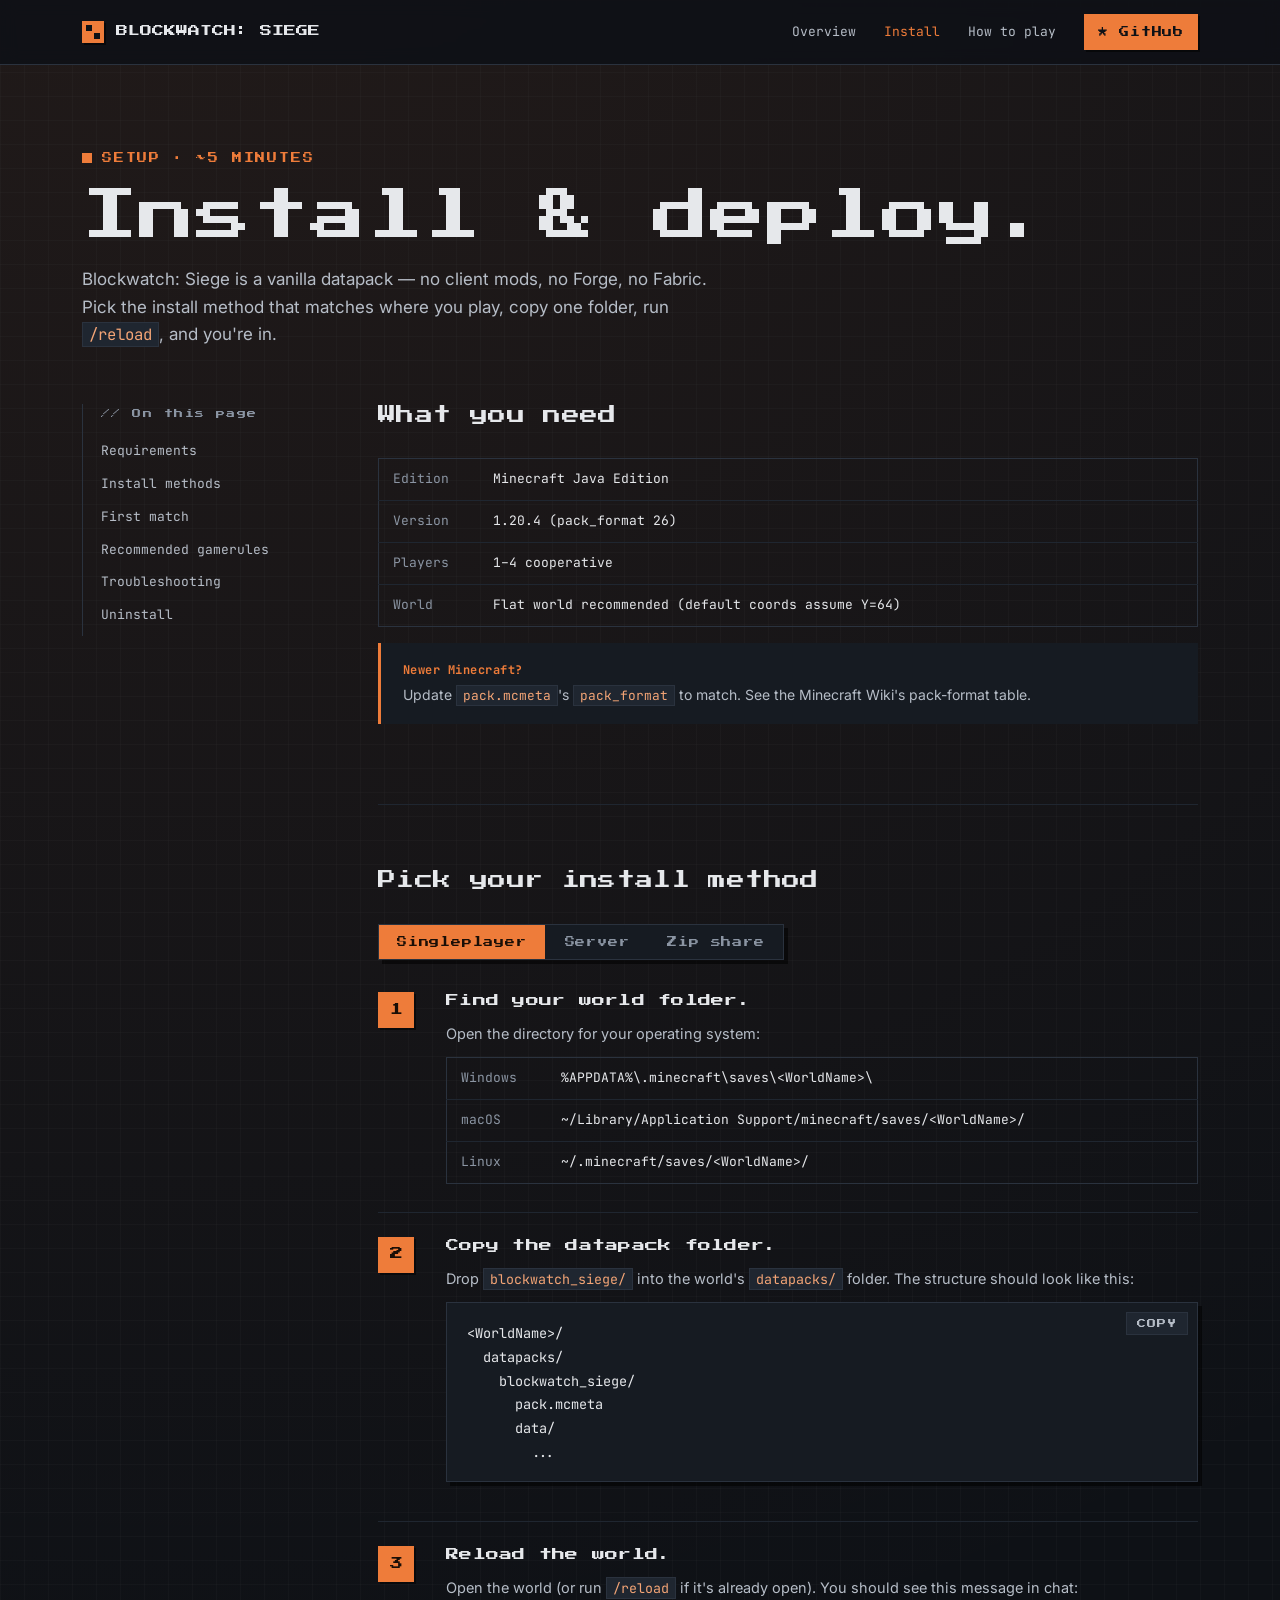
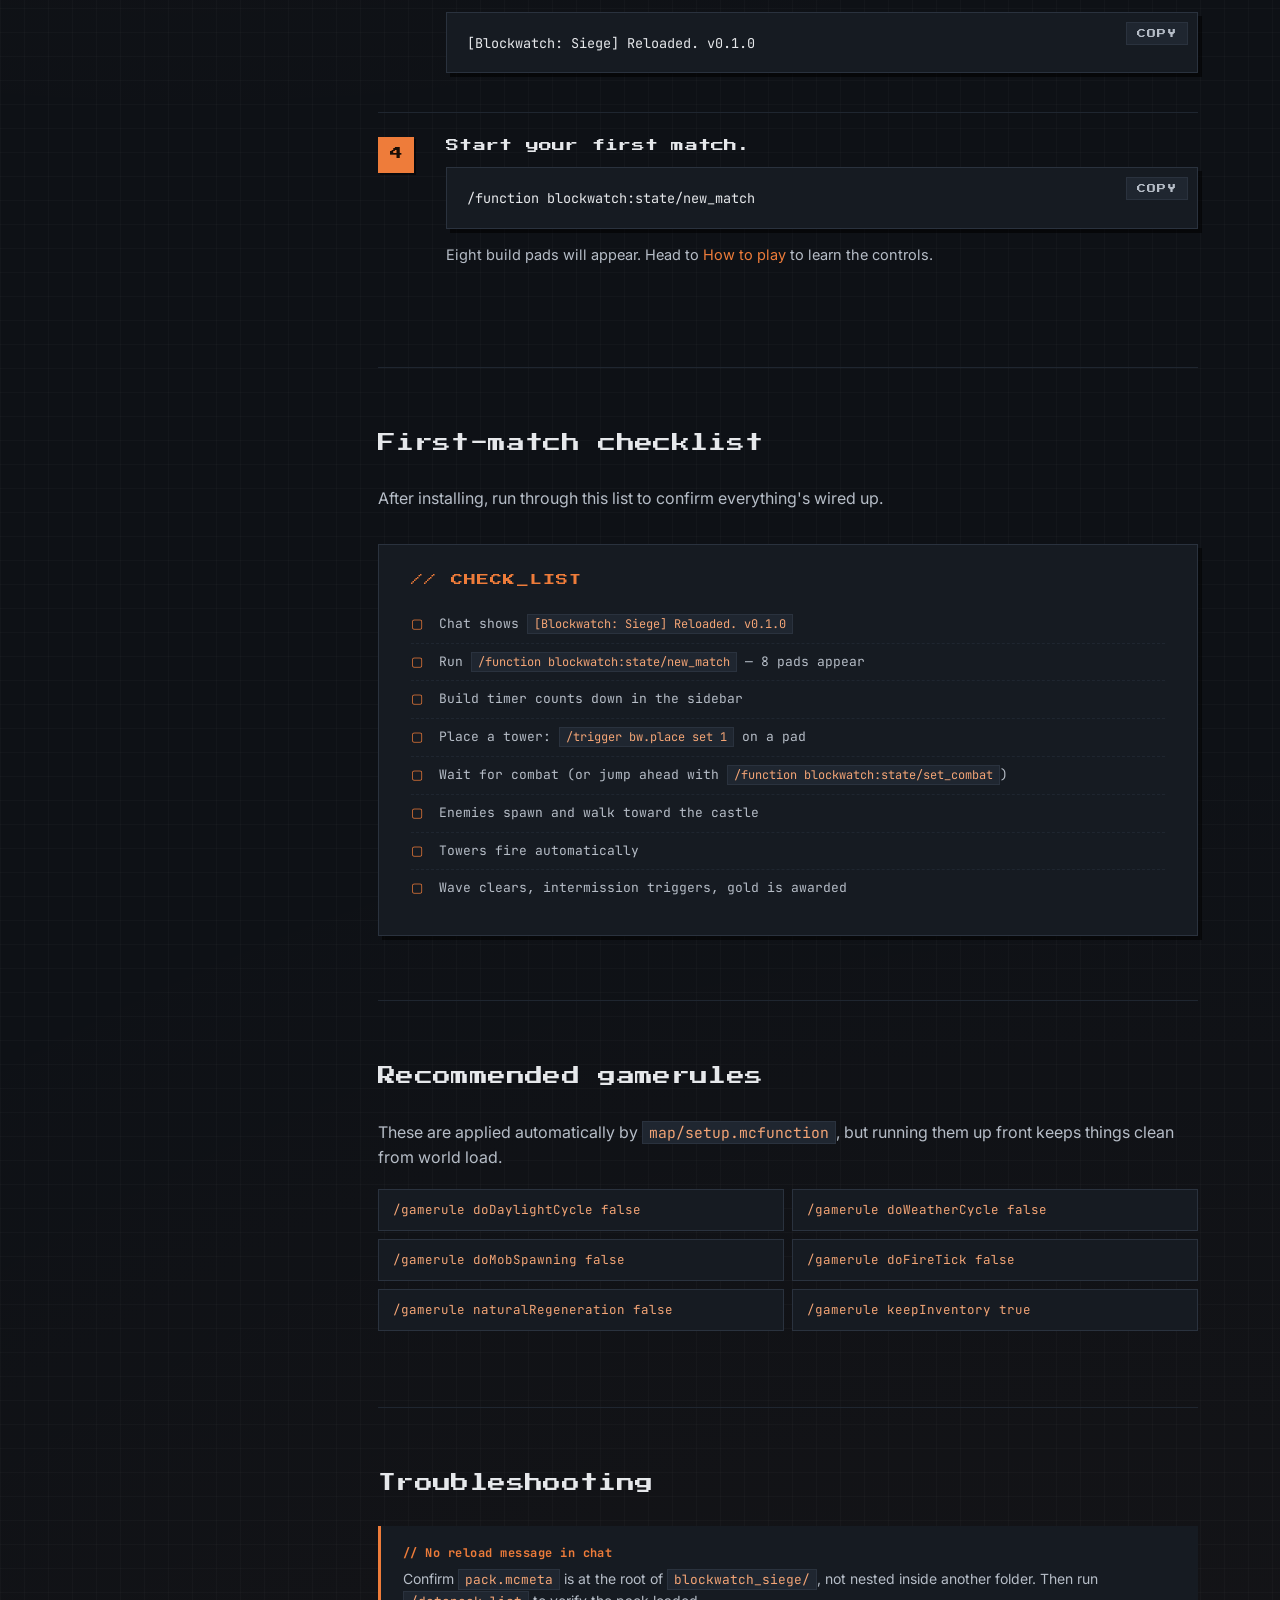
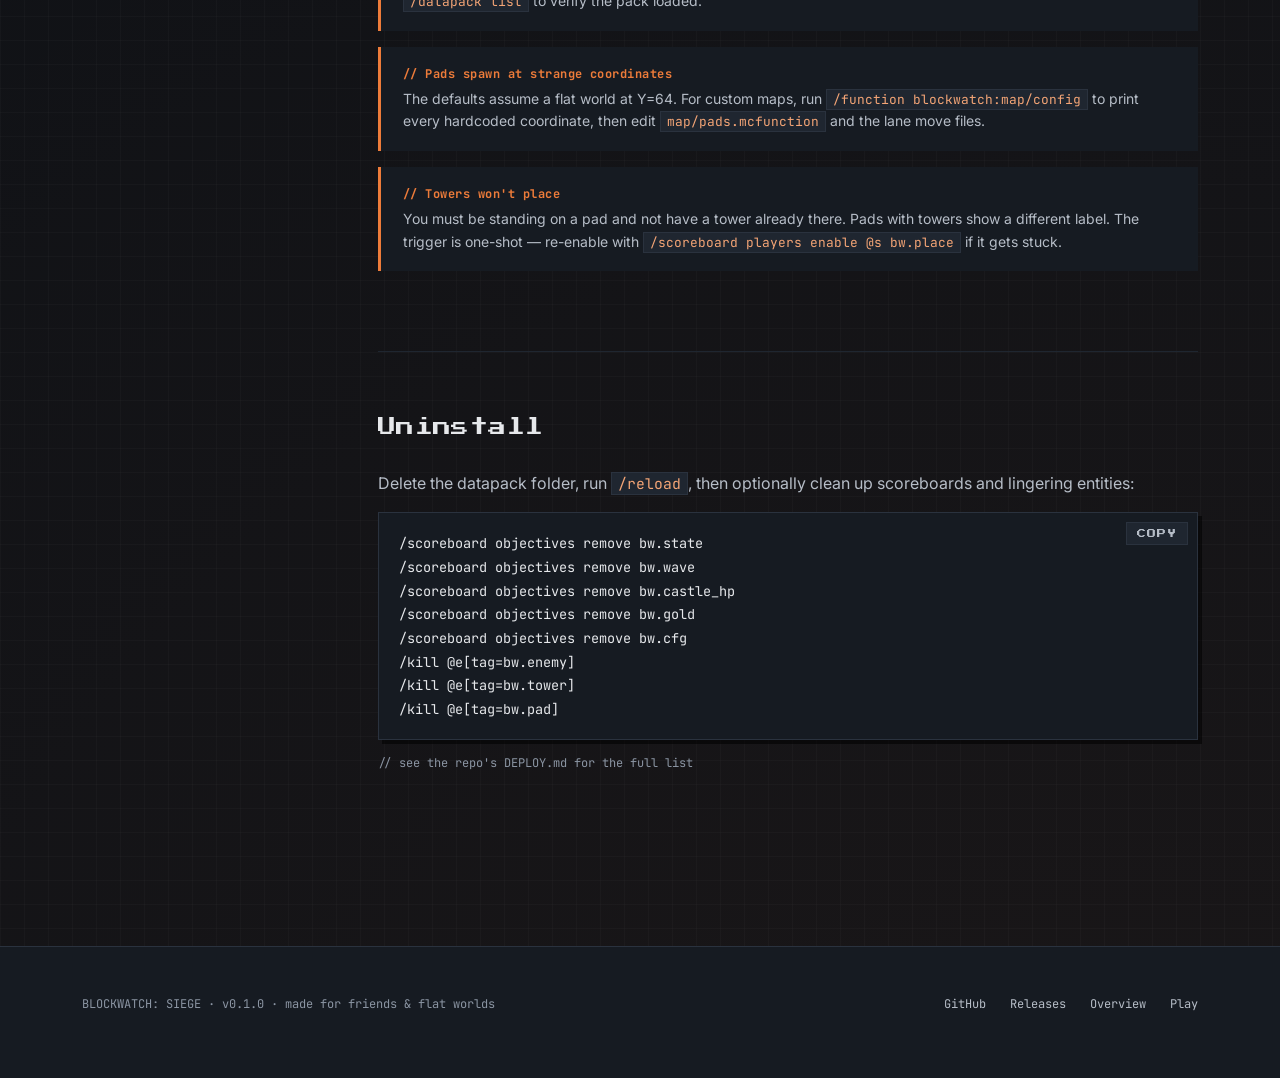
<file: docs/install.html>
<!doctype html>
<html lang="en">
<head>
<meta charset="utf-8" />
<meta name="viewport" content="width=device-width, initial-scale=1" />
<title>Install — Blockwatch: Siege</title>
<meta name="description" content="Install Blockwatch: Siege as a datapack in your Minecraft Java 1.20.4 world. Singleplayer, dedicated server, or zip distribution." />
<link rel="stylesheet" href="styles.css" />
<style>
  .page-head {
    padding: 80px 0 56px;
  }
  .page-head h1 {
    margin-bottom: 18px;
  }
  .page-head p.lede {
    color: var(--ink-soft);
    font-size: 17px;
    max-width: 60ch;
    margin: 0;
  }

  .install-grid {
    display: grid;
    grid-template-columns: 240px 1fr;
    gap: 56px;
    padding-bottom: 96px;
  }
  @media (max-width: 800px) {
    .install-grid { grid-template-columns: 1fr; gap: 32px; }
  }

  .toc {
    position: sticky;
    top: 84px;
    align-self: start;
    border-left: 1px solid var(--line);
    padding: 4px 0 4px 18px;
  }
  .toc h4 {
    color: var(--ink-mute);
    font-family: var(--display);
    font-size: 9px;
    letter-spacing: 0.16em;
    margin-bottom: 16px;
  }
  .toc a {
    display: block;
    font-family: var(--mono);
    font-size: 13px;
    color: var(--ink-soft);
    padding: 6px 0;
    border: 0;
  }
  .toc a:hover { color: var(--ember); }

  /* method tabs */
  .method-tabs {
    display: flex;
    gap: 2px;
    margin-bottom: 32px;
    border: 1px solid var(--line);
    background: var(--surface);
    width: fit-content;
    box-shadow: var(--shadow-hard);
  }
  .method-tabs button {
    background: transparent;
    border: 0;
    padding: 12px 18px;
    font-family: var(--display);
    font-size: 10px;
    letter-spacing: 0.08em;
    color: var(--ink-mute);
    cursor: pointer;
    transition: all 0.15s;
  }
  .method-tabs button:hover { color: var(--ink); }
  .method-tabs button.is-active {
    background: var(--ember);
    color: #1a0e06;
  }

  .method-panel { display: none; }
  .method-panel.is-active { display: block; }

  .step {
    display: grid;
    grid-template-columns: 48px 1fr;
    gap: 20px;
    padding: 24px 0;
    border-top: 1px solid var(--line-soft);
  }
  .step:first-of-type { border-top: 0; padding-top: 0; }

  .step-num {
    width: 36px;
    height: 36px;
    background: var(--ember);
    color: #1a0e06;
    font-family: var(--display);
    font-size: 13px;
    display: grid;
    place-items: center;
    box-shadow: 2px 2px 0 0 rgba(0,0,0,0.5);
  }
  .step-body h3 {
    font-family: var(--display);
    font-size: 13px;
    margin-bottom: 12px;
    line-height: 1.4;
  }
  .step-body p {
    color: var(--ink-soft);
    font-size: 14.5px;
    margin: 0 0 12px;
  }

  /* path table */
  .path-table {
    width: 100%;
    border-collapse: collapse;
    font-family: var(--mono);
    font-size: 13px;
    margin: 12px 0 4px;
    border: 1px solid var(--line);
  }
  .path-table th, .path-table td {
    padding: 10px 14px;
    text-align: left;
    border-bottom: 1px solid var(--line-soft);
  }
  .path-table th {
    background: var(--surface);
    color: var(--ember);
    font-weight: 500;
    font-family: var(--display);
    font-size: 10px;
    letter-spacing: 0.1em;
  }
  .path-table tr:last-child td { border-bottom: 0; }
  .path-table td:first-child { color: var(--ink-mute); width: 100px; }

  /* code with copy button */
  .code-block {
    position: relative;
  }
  .code-block .copy {
    position: absolute;
    top: 10px;
    right: 10px;
    background: var(--surface-2);
    border: 1px solid var(--line);
    color: var(--ink-soft);
    font-family: var(--display);
    font-size: 9px;
    letter-spacing: 0.1em;
    padding: 6px 10px;
    cursor: pointer;
    transition: all 0.15s;
  }
  .code-block .copy:hover { color: var(--ember); border-color: var(--ember); }
  .code-block .copy.is-copied { background: var(--ember); color: #1a0e06; border-color: var(--ember); }

  .callout {
    background: var(--surface);
    border-left: 3px solid var(--ember);
    padding: 18px 22px;
    margin: 16px 0;
    font-size: 14px;
    color: var(--ink-soft);
  }
  .callout strong { color: var(--ember); font-family: var(--mono); font-size: 12px; letter-spacing: 0.04em; display: block; margin-bottom: 4px; }

  .checklist {
    background: var(--surface);
    border: 1px solid var(--line);
    padding: 28px 32px;
    box-shadow: var(--shadow-hard);
    margin: 32px 0 0;
  }
  .checklist h3 {
    font-family: var(--display);
    font-size: 12px;
    margin-bottom: 18px;
    color: var(--ember);
    letter-spacing: 0.1em;
  }
  .checklist ul {
    list-style: none;
    padding: 0;
    margin: 0;
    font-family: var(--mono);
    font-size: 13px;
  }
  .checklist li {
    padding: 8px 0 8px 28px;
    position: relative;
    color: var(--ink-soft);
    border-bottom: 1px dashed var(--line-soft);
  }
  .checklist li:last-child { border-bottom: 0; }
  .checklist li::before {
    content: "▢";
    position: absolute;
    left: 0;
    top: 8px;
    color: var(--ember);
  }

  section.section { padding: 64px 0; }
  section.section h2 {
    font-size: 18px;
    margin-bottom: 32px;
  }

  /* gamerules grid */
  .gamerules {
    display: grid;
    grid-template-columns: repeat(2, 1fr);
    gap: 8px;
    margin: 12px 0;
  }
  @media (max-width: 600px) { .gamerules { grid-template-columns: 1fr; } }
  .gamerules .rule {
    background: var(--surface);
    border: 1px solid var(--line);
    padding: 10px 14px;
    font-family: var(--mono);
    font-size: 12.5px;
    color: var(--ember-soft);
  }
</style>
</head>
<body>

<!-- nav -->
<nav class="nav">
  <div class="nav-inner">
    <a href="index.html" class="brand">
      <span class="brand-mark"></span>
      <span>BLOCKWATCH:&nbsp;SIEGE</span>
    </a>
    <div class="nav-links">
      <a href="index.html">Overview</a>
      <a href="install.html" class="is-active">Install</a>
      <a href="how-to-play.html">How to play</a>
      <a href="https://github.com/kennethteh90/blockwatch-siege" class="cta">★ GitHub</a>
    </div>
  </div>
</nav>

<header class="page-head">
  <div class="wrap">
    <p class="eyebrow">Setup · ~5 minutes</p>
    <h1>Install &amp; deploy.</h1>
    <p class="lede">
      Blockwatch: Siege is a vanilla datapack — no client mods, no Forge, no Fabric.
      Pick the install method that matches where you play, copy one folder, run <code>/reload</code>, and you're in.
    </p>
  </div>
</header>

<div class="wrap install-grid">
  <aside class="toc">
    <h4>// On this page</h4>
    <a href="#requirements">Requirements</a>
    <a href="#install">Install methods</a>
    <a href="#first-match">First match</a>
    <a href="#gamerules">Recommended gamerules</a>
    <a href="#troubleshoot">Troubleshooting</a>
    <a href="#uninstall">Uninstall</a>
  </aside>

  <main>
    <!-- requirements -->
    <section class="section" id="requirements" style="padding-top: 0;">
      <h2>What you need</h2>
      <table class="path-table">
        <tr><td>Edition</td><td>Minecraft Java Edition</td></tr>
        <tr><td>Version</td><td>1.20.4 (pack_format 26)</td></tr>
        <tr><td>Players</td><td>1–4 cooperative</td></tr>
        <tr><td>World</td><td>Flat world recommended (default coords assume Y=64)</td></tr>
      </table>
      <div class="callout">
        <strong>Newer Minecraft?</strong>
        Update <code>pack.mcmeta</code>'s <code>pack_format</code> to match. See the Minecraft Wiki's pack-format table.
      </div>
    </section>

    <!-- install methods -->
    <section class="section" id="install">
      <h2>Pick your install method</h2>

      <div class="method-tabs" role="tablist">
        <button class="is-active" data-method="single">Singleplayer</button>
        <button data-method="server">Server</button>
        <button data-method="zip">Zip share</button>
      </div>

      <!-- singleplayer -->
      <div class="method-panel is-active" data-panel="single">
        <div class="step">
          <div class="step-num">1</div>
          <div class="step-body">
            <h3>Find your world folder.</h3>
            <p>Open the directory for your operating system:</p>
            <table class="path-table">
              <tr><td>Windows</td><td>%APPDATA%\.minecraft\saves\&lt;WorldName&gt;\</td></tr>
              <tr><td>macOS</td><td>~/Library/Application&nbsp;Support/minecraft/saves/&lt;WorldName&gt;/</td></tr>
              <tr><td>Linux</td><td>~/.minecraft/saves/&lt;WorldName&gt;/</td></tr>
            </table>
          </div>
        </div>

        <div class="step">
          <div class="step-num">2</div>
          <div class="step-body">
            <h3>Copy the datapack folder.</h3>
            <p>Drop <code>blockwatch_siege/</code> into the world's <code>datapacks/</code> folder. The structure should look like this:</p>
            <div class="code-block">
              <button class="copy" data-copy="1">COPY</button>
<pre><code>&lt;WorldName&gt;/
  datapacks/
    blockwatch_siege/
      pack.mcmeta
      data/
        ...</code></pre>
            </div>
          </div>
        </div>

        <div class="step">
          <div class="step-num">3</div>
          <div class="step-body">
            <h3>Reload the world.</h3>
            <p>Open the world (or run <code>/reload</code> if it's already open). You should see this message in chat:</p>
            <div class="code-block">
              <button class="copy" data-copy="1">COPY</button>
<pre><code>[Blockwatch: Siege] Reloaded. v0.1.0</code></pre>
            </div>
          </div>
        </div>

        <div class="step">
          <div class="step-num">4</div>
          <div class="step-body">
            <h3>Start your first match.</h3>
            <div class="code-block">
              <button class="copy" data-copy="1">COPY</button>
<pre><code>/function blockwatch:state/new_match</code></pre>
            </div>
            <p>Eight build pads will appear. Head to <a href="how-to-play.html">How to play</a> to learn the controls.</p>
          </div>
        </div>
      </div>

      <!-- server -->
      <div class="method-panel" data-panel="server">
        <div class="step">
          <div class="step-num">1</div>
          <div class="step-body">
            <h3>Copy to the server's world folder.</h3>
            <div class="code-block">
              <button class="copy" data-copy="1">COPY</button>
<pre><code>&lt;server-root&gt;/
  world/
    datapacks/
      blockwatch_siege/   ← copy here</code></pre>
            </div>
          </div>
        </div>
        <div class="step">
          <div class="step-num">2</div>
          <div class="step-body">
            <h3>Reload from console or chat.</h3>
            <p>From the server console:</p>
            <div class="code-block">
              <button class="copy" data-copy="1">COPY</button>
<pre><code>reload confirm</code></pre>
            </div>
            <p>Or from any operator account in-game: <code>/reload</code>. A full server restart also works.</p>
          </div>
        </div>
        <div class="step">
          <div class="step-num">3</div>
          <div class="step-body">
            <h3>Start the match.</h3>
            <div class="code-block">
              <button class="copy" data-copy="1">COPY</button>
<pre><code>/function blockwatch:state/new_match</code></pre>
            </div>
            <p>The datapack is co-op compatible by default — gold is shared across <code>@a</code>, castle HP is global. Increase <code>#castle.max bw.cfg</code> for larger groups.</p>
          </div>
        </div>
      </div>

      <!-- zip -->
      <div class="method-panel" data-panel="zip">
        <div class="step">
          <div class="step-num">1</div>
          <div class="step-body">
            <h3>Zip the datapack folder.</h3>
            <p>Navigate into <code>datapack/</code>, then zip <code>blockwatch_siege/</code>. The archive's root must contain <code>pack.mcmeta</code> directly — no extra nested folder.</p>
            <div class="code-block">
              <button class="copy" data-copy="1">COPY</button>
<pre><code>blockwatch_siege.zip
  blockwatch_siege/
    pack.mcmeta
    data/
      ...</code></pre>
            </div>
          </div>
        </div>
        <div class="step">
          <div class="step-num">2</div>
          <div class="step-body">
            <h3>Drop the zip into <code>datapacks/</code>.</h3>
            <p>Recipients drop the <code>.zip</code> directly into their world's <code>datapacks/</code> folder. Minecraft reads zipped datapacks natively — no extraction needed.</p>
          </div>
        </div>
        <div class="step">
          <div class="step-num">3</div>
          <div class="step-body">
            <h3>Reload.</h3>
            <p>Same as the other methods: <code>/reload</code> in-game, look for the v0.1.0 message in chat.</p>
          </div>
        </div>
      </div>
    </section>

    <!-- first match checklist -->
    <section class="section" id="first-match">
      <h2>First-match checklist</h2>
      <p style="color: var(--ink-soft); margin: 0 0 12px;">After installing, run through this list to confirm everything's wired up.</p>
      <div class="checklist">
        <h3>// CHECK_LIST</h3>
        <ul>
          <li>Chat shows <code>[Blockwatch: Siege] Reloaded. v0.1.0</code></li>
          <li>Run <code>/function blockwatch:state/new_match</code> — 8 pads appear</li>
          <li>Build timer counts down in the sidebar</li>
          <li>Place a tower: <code>/trigger bw.place set 1</code> on a pad</li>
          <li>Wait for combat (or jump ahead with <code>/function blockwatch:state/set_combat</code>)</li>
          <li>Enemies spawn and walk toward the castle</li>
          <li>Towers fire automatically</li>
          <li>Wave clears, intermission triggers, gold is awarded</li>
        </ul>
      </div>
    </section>

    <!-- gamerules -->
    <section class="section" id="gamerules">
      <h2>Recommended gamerules</h2>
      <p style="color: var(--ink-soft); margin: 0 0 18px;">These are applied automatically by <code>map/setup.mcfunction</code>, but running them up front keeps things clean from world load.</p>
      <div class="gamerules">
        <div class="rule">/gamerule doDaylightCycle false</div>
        <div class="rule">/gamerule doWeatherCycle false</div>
        <div class="rule">/gamerule doMobSpawning false</div>
        <div class="rule">/gamerule doFireTick false</div>
        <div class="rule">/gamerule naturalRegeneration false</div>
        <div class="rule">/gamerule keepInventory true</div>
      </div>
    </section>

    <!-- troubleshoot -->
    <section class="section" id="troubleshoot">
      <h2>Troubleshooting</h2>
      <div class="callout">
        <strong>// No reload message in chat</strong>
        Confirm <code>pack.mcmeta</code> is at the root of <code>blockwatch_siege/</code>, not nested inside another folder. Then run <code>/datapack list</code> to verify the pack loaded.
      </div>
      <div class="callout">
        <strong>// Pads spawn at strange coordinates</strong>
        The defaults assume a flat world at Y=64. For custom maps, run <code>/function blockwatch:map/config</code> to print every hardcoded coordinate, then edit <code>map/pads.mcfunction</code> and the lane move files.
      </div>
      <div class="callout">
        <strong>// Towers won't place</strong>
        You must be standing on a pad and not have a tower already there. Pads with towers show a different label. The trigger is one-shot — re-enable with <code>/scoreboard players enable @s bw.place</code> if it gets stuck.
      </div>
    </section>

    <!-- uninstall -->
    <section class="section" id="uninstall">
      <h2>Uninstall</h2>
      <p style="color: var(--ink-soft);">Delete the datapack folder, run <code>/reload</code>, then optionally clean up scoreboards and lingering entities:</p>
      <div class="code-block">
        <button class="copy" data-copy="1">COPY</button>
<pre><code>/scoreboard objectives remove bw.state
/scoreboard objectives remove bw.wave
/scoreboard objectives remove bw.castle_hp
/scoreboard objectives remove bw.gold
/scoreboard objectives remove bw.cfg
/kill @e[tag=bw.enemy]
/kill @e[tag=bw.tower]
/kill @e[tag=bw.pad]</code></pre>
      </div>
      <p style="color: var(--ink-mute); font-family: var(--mono); font-size: 12px;">// see the repo's DEPLOY.md for the full list</p>
    </section>
  </main>
</div>

<footer>
  <div class="wrap">
    <p>BLOCKWATCH: SIEGE · v0.1.0 · made for friends &amp; flat worlds</p>
    <div class="foot-links">
      <a href="https://github.com/kennethteh90/blockwatch-siege">GitHub</a>
      <a href="https://github.com/kennethteh90/blockwatch-siege/releases">Releases</a>
      <a href="index.html">Overview</a>
      <a href="how-to-play.html">Play</a>
    </div>
  </div>
</footer>

<script>
  // method tabs
  document.querySelectorAll('.method-tabs button').forEach(btn => {
    btn.addEventListener('click', () => {
      const m = btn.dataset.method;
      document.querySelectorAll('.method-tabs button').forEach(b => b.classList.toggle('is-active', b === btn));
      document.querySelectorAll('.method-panel').forEach(p => p.classList.toggle('is-active', p.dataset.panel === m));
    });
  });

  // copy buttons
  document.querySelectorAll('[data-copy]').forEach(btn => {
    btn.addEventListener('click', async () => {
      const code = btn.parentElement.querySelector('code').innerText;
      try {
        await navigator.clipboard.writeText(code);
        btn.textContent = 'COPIED';
        btn.classList.add('is-copied');
        setTimeout(() => { btn.textContent = 'COPY'; btn.classList.remove('is-copied'); }, 1400);
      } catch(e) {
        btn.textContent = 'ERR';
      }
    });
  });
</script>

</body>
</html>
</file>
<file: docs/styles.css>
/* ---------- Blockwatch: Siege — site styles ---------- */

@import url('https://fonts.googleapis.com/css2?family=Press+Start+2P&family=JetBrains+Mono:wght@400;500;700&family=Inter:wght@400;500;600;700&display=swap');

:root {
  --bg: #0e1116;
  --surface: #161b22;
  --surface-2: #1f2630;
  --surface-3: #2a323e;
  --line: #2a323e;
  --line-soft: #1f2630;

  --ink: #e6e8eb;
  --ink-soft: #b6bdc7;
  --ink-mute: #8b95a3;
  --ink-dim: #5b6473;

  --ember: #ee7c3a;
  --ember-deep: #c25a1f;
  --ember-soft: #f4a576;
  --ember-glow: rgba(238, 124, 58, 0.18);

  --frost: #7fb8d6;
  --gold: #e6b34a;
  --bone: #ebe3d2;
  --green: #6fa860;

  --display: "Press Start 2P", "Courier New", monospace;
  --mono: "JetBrains Mono", "Courier New", monospace;
  --sans: "Inter", system-ui, sans-serif;

  --shadow-hard: 4px 4px 0 0 rgba(0, 0, 0, 0.55);
  --shadow-ember: 4px 4px 0 0 rgba(238, 124, 58, 0.45);
}

* {
  box-sizing: border-box;
}

html,
body {
  margin: 0;
  padding: 0;
  background: var(--bg);
  color: var(--ink);
  font-family: var(--sans);
  font-size: 16px;
  line-height: 1.6;
  scroll-behavior: smooth;
  -webkit-font-smoothing: antialiased;
}

body {
  background-image:
    /* subtle pixel grid */
    linear-gradient(rgba(255, 255, 255, 0.018) 1px, transparent 1px),
    linear-gradient(90deg, rgba(255, 255, 255, 0.018) 1px, transparent 1px),
    /* ember vignette top-left */
    radial-gradient(circle at 15% -10%, rgba(238, 124, 58, 0.10) 0%, transparent 45%),
    radial-gradient(circle at 90% 110%, rgba(238, 124, 58, 0.06) 0%, transparent 50%);
  background-size: 24px 24px, 24px 24px, 100% 100%, 100% 100%;
  min-height: 100vh;
}

/* ---------- typography ---------- */

h1, h2, h3, h4 {
  font-family: var(--display);
  font-weight: 400;
  letter-spacing: 0.02em;
  line-height: 1.25;
  margin: 0;
  text-wrap: balance;
}

h1 { font-size: clamp(28px, 4.4vw, 56px); line-height: 1.15; }
h2 { font-size: clamp(20px, 2.4vw, 28px); }
h3 { font-size: 16px; }
h4 { font-size: 12px; color: var(--ember); letter-spacing: 0.12em; }

p { margin: 0 0 1em; text-wrap: pretty; }

a {
  color: var(--ember);
  text-decoration: none;
  border-bottom: 1px solid transparent;
  transition: border-color 0.15s;
}
a:hover { border-color: var(--ember); }

code, pre, .mono {
  font-family: var(--mono);
  font-size: 0.92em;
}

code {
  background: var(--surface-2);
  border: 1px solid var(--line);
  padding: 1px 6px;
  color: var(--ember-soft);
}

pre {
  background: var(--surface);
  border: 1px solid var(--line);
  padding: 18px 20px;
  overflow-x: auto;
  margin: 0 0 1em;
  box-shadow: var(--shadow-hard);
}
pre code { background: transparent; border: 0; padding: 0; color: var(--ink); }

.eyebrow {
  font-family: var(--display);
  font-size: 10px;
  letter-spacing: 0.18em;
  color: var(--ember);
  text-transform: uppercase;
  margin: 0 0 18px;
  display: inline-flex;
  align-items: center;
  gap: 10px;
}
.eyebrow::before {
  content: "";
  width: 10px;
  height: 10px;
  background: var(--ember);
  display: inline-block;
}

/* ---------- layout ---------- */

.wrap {
  max-width: 1180px;
  margin: 0 auto;
  padding: 0 32px;
}

section {
  padding: 96px 0;
  border-top: 1px solid var(--line-soft);
}
section:first-of-type { border-top: 0; }

/* ---------- nav ---------- */

.nav {
  position: sticky;
  top: 0;
  z-index: 50;
  background: rgba(14, 17, 22, 0.88);
  backdrop-filter: blur(8px);
  border-bottom: 1px solid var(--line);
}
.nav-inner {
  max-width: 1180px;
  margin: 0 auto;
  padding: 14px 32px;
  display: flex;
  align-items: center;
  justify-content: space-between;
  gap: 24px;
}
.brand {
  display: flex;
  align-items: center;
  gap: 12px;
  font-family: var(--display);
  font-size: 12px;
  color: var(--ink);
  border: 0;
}
.brand:hover { border: 0; color: var(--ember); }
.brand-mark {
  width: 22px;
  height: 22px;
  background: var(--ember);
  position: relative;
  flex-shrink: 0;
  box-shadow: 2px 2px 0 0 rgba(0, 0, 0, 0.5);
}
.brand-mark::before,
.brand-mark::after {
  content: "";
  position: absolute;
  background: var(--bg);
}
.brand-mark::before { top: 4px; left: 4px; width: 6px; height: 6px; }
.brand-mark::after  { top: 12px; left: 12px; width: 6px; height: 6px; }

.nav-links {
  display: flex;
  align-items: center;
  gap: 28px;
}
.nav-links a {
  font-family: var(--mono);
  font-size: 13px;
  color: var(--ink-soft);
  border: 0;
}
.nav-links a:hover { color: var(--ember); }
.nav-links a.is-active { color: var(--ember); }
.nav-links .cta {
  font-family: var(--display);
  font-size: 10px;
  padding: 10px 14px;
  background: var(--ember);
  color: var(--bg);
  letter-spacing: 0.08em;
  box-shadow: 2px 2px 0 0 rgba(0, 0, 0, 0.5);
}
.nav-links .cta:hover {
  color: var(--bg);
  transform: translate(-1px, -1px);
  box-shadow: 3px 3px 0 0 rgba(0, 0, 0, 0.55);
}

@media (max-width: 720px) {
  .nav-links { gap: 14px; }
  .nav-links a:not(.cta) { display: none; }
}

/* ---------- buttons ---------- */

.btn {
  display: inline-flex;
  align-items: center;
  gap: 10px;
  padding: 14px 20px;
  font-family: var(--display);
  font-size: 11px;
  letter-spacing: 0.08em;
  text-transform: uppercase;
  border: 0;
  cursor: pointer;
  transition: transform 0.08s ease, box-shadow 0.08s ease;
}
.btn-primary {
  background: var(--ember);
  color: #1a0e06;
  box-shadow: var(--shadow-ember);
}
.btn-primary:hover {
  transform: translate(-2px, -2px);
  box-shadow: 6px 6px 0 0 rgba(238, 124, 58, 0.55);
  color: #1a0e06;
}
.btn-secondary {
  background: transparent;
  color: var(--ink);
  border: 1px solid var(--line);
  box-shadow: var(--shadow-hard);
}
.btn-secondary:hover {
  transform: translate(-2px, -2px);
  border-color: var(--ember);
  color: var(--ember);
  box-shadow: 6px 6px 0 0 rgba(0, 0, 0, 0.55);
}

/* ---------- footer ---------- */

footer {
  border-top: 1px solid var(--line);
  padding: 48px 0 64px;
  background: var(--surface);
}
footer .wrap {
  display: flex;
  justify-content: space-between;
  align-items: flex-start;
  gap: 32px;
  flex-wrap: wrap;
}
footer p {
  font-family: var(--mono);
  font-size: 12px;
  color: var(--ink-mute);
  margin: 0;
}
footer .foot-links {
  display: flex;
  gap: 24px;
  font-family: var(--mono);
  font-size: 12px;
}
footer a { color: var(--ink-soft); border: 0; }
footer a:hover { color: var(--ember); }

/* ---------- shared atoms ---------- */

.tag {
  display: inline-block;
  font-family: var(--mono);
  font-size: 11px;
  padding: 3px 8px;
  background: var(--surface-2);
  border: 1px solid var(--line);
  color: var(--ink-soft);
}
.tag.ember { color: var(--ember); border-color: rgba(238, 124, 58, 0.4); background: var(--ember-glow); }
.tag.frost { color: var(--frost); border-color: rgba(127, 184, 214, 0.35); background: rgba(127, 184, 214, 0.10); }
.tag.gold  { color: var(--gold); border-color: rgba(230, 179, 74, 0.35); background: rgba(230, 179, 74, 0.10); }

.kbd {
  font-family: var(--mono);
  font-size: 12px;
  padding: 2px 8px;
  background: var(--surface-2);
  border: 1px solid var(--line);
  border-bottom-width: 2px;
  color: var(--ink);
}

/* small block-cube icon used inline */
.cube {
  display: inline-block;
  width: 12px;
  height: 12px;
  background: var(--ember);
  vertical-align: -1px;
}

hr.spacer {
  border: 0;
  border-top: 1px solid var(--line);
  margin: 64px 0;
}

/* ---------- placeholder image block ---------- */

.placeholder {
  position: relative;
  background: var(--surface);
  border: 1px solid var(--line);
  background-image: repeating-linear-gradient(
    -45deg,
    rgba(255, 255, 255, 0.025) 0 8px,
    transparent 8px 16px
  );
  display: flex;
  align-items: center;
  justify-content: center;
  font-family: var(--mono);
  font-size: 11px;
  color: var(--ink-mute);
  text-align: center;
  padding: 24px;
  letter-spacing: 0.04em;
}
.placeholder::before {
  content: "▢ placeholder";
  position: absolute;
  top: 10px;
  left: 12px;
  font-size: 10px;
  color: var(--ink-dim);
  letter-spacing: 0.06em;
}
</file>
